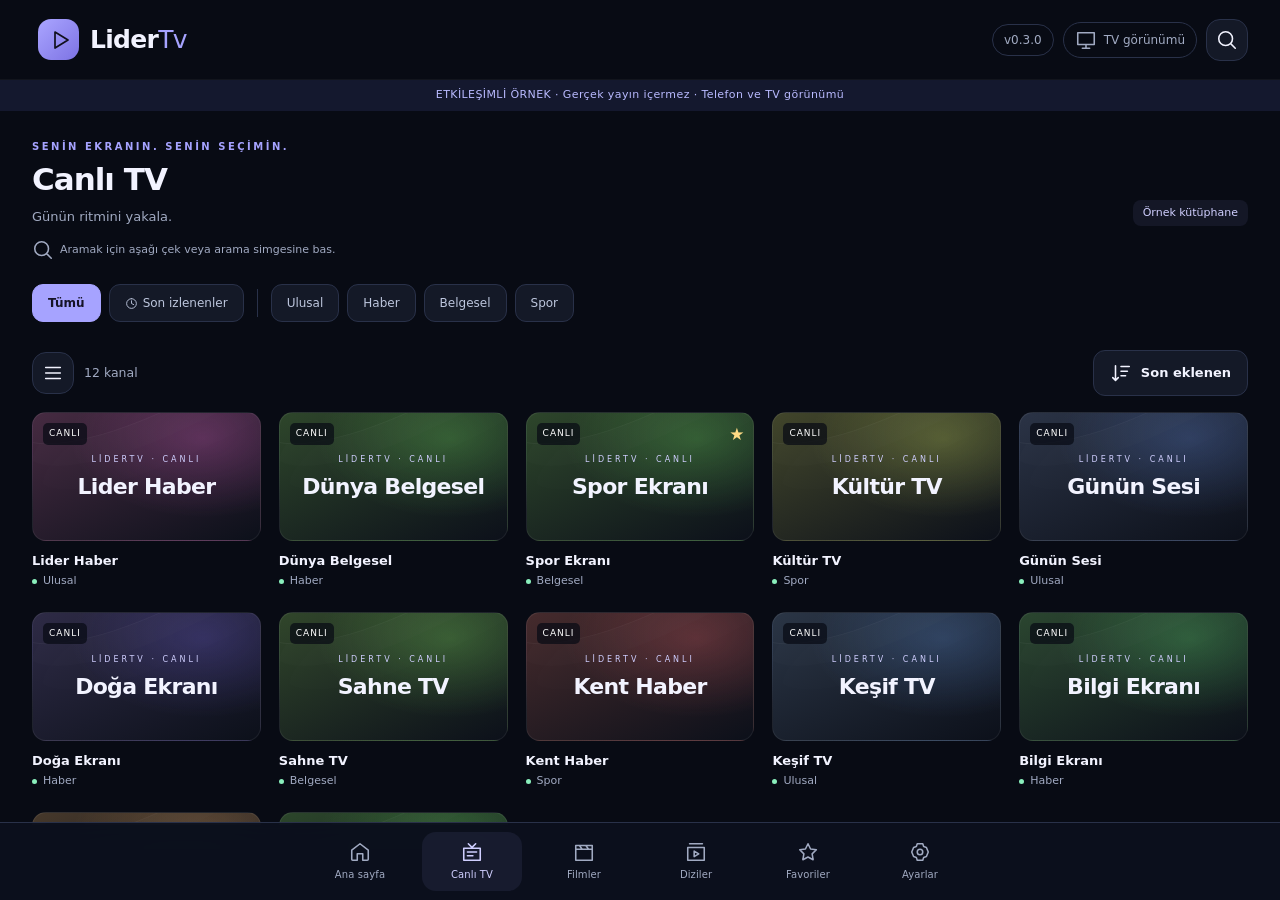
<file: app/src/main/assets/ui/index.html>
<!doctype html><html lang="tr"><head><meta charset="utf-8"><meta name="viewport" content="width=device-width,initial-scale=1,viewport-fit=cover"><meta http-equiv="Content-Security-Policy" content="default-src 'none'; script-src 'self' 'unsafe-inline'; style-src 'self' 'unsafe-inline'; img-src 'self' data: https: http:; connect-src 'none'; font-src 'self'; base-uri 'none'; form-action 'none'"><title>LiderTv 0.3.0</title><link rel="stylesheet" href="style.css"></head><body><div id="app"></div><div id="overlay"></div><div id="toast" role="status" aria-live="polite"></div><input id="fileInput" type="file" accept=".m3u,.m3u8,text/plain" hidden><script src="license.js"></script><script src="demo.js"></script><script src="app.js"></script></body></html>
</file>
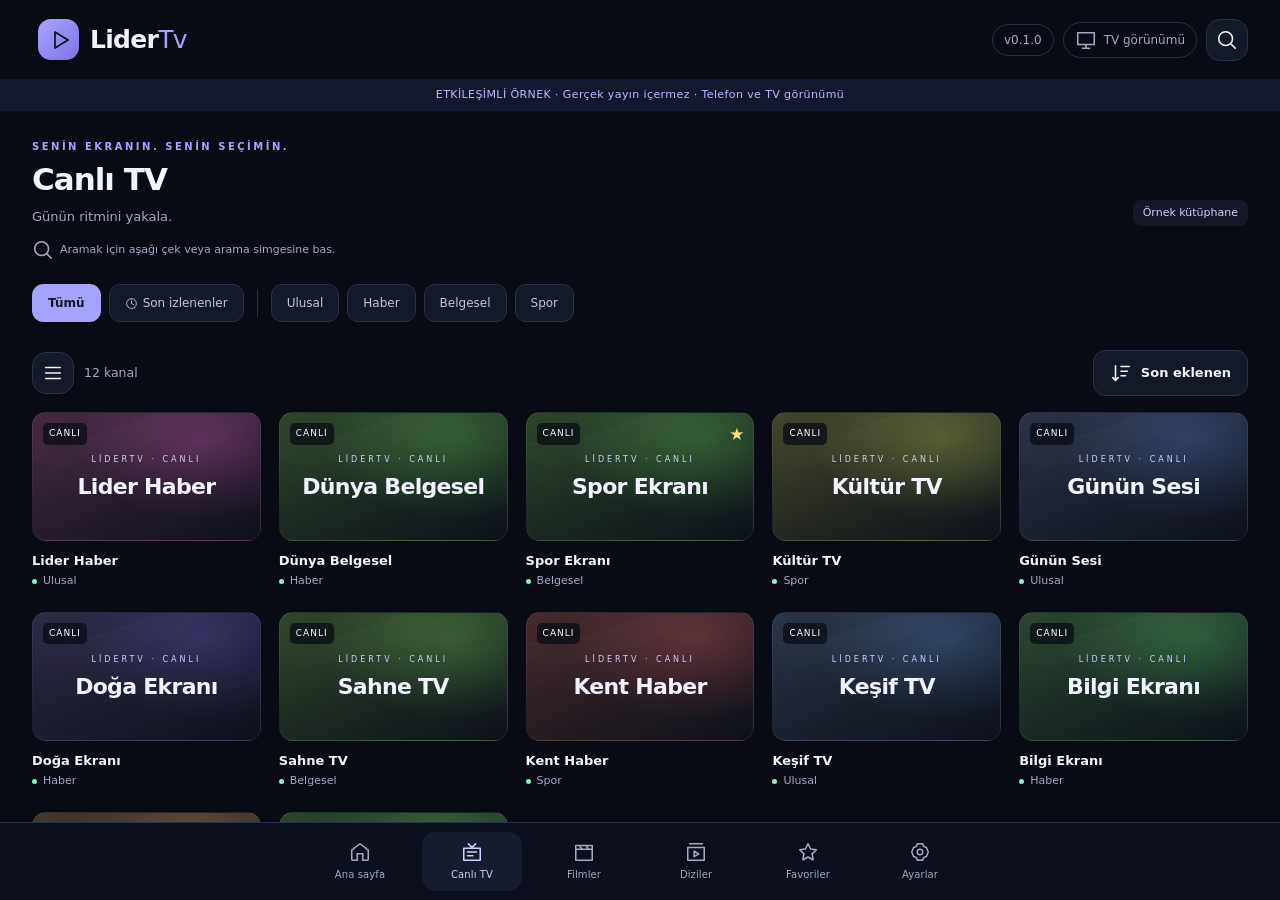
<file: docs/LiderTv_Onizleme.html>
<!doctype html><html lang="tr"><head><meta charset="utf-8"><meta name="viewport" content="width=device-width,initial-scale=1,viewport-fit=cover"><meta http-equiv="Content-Security-Policy" content="default-src 'none'; script-src 'self' 'unsafe-inline'; style-src 'self' 'unsafe-inline'; img-src 'self' data: https: http:; connect-src 'none'; font-src 'self'; base-uri 'none'; form-action 'none'"><title>LiderTv 0.1.0</title><style>:root{color-scheme:dark;--bg:#080b14;--surface:#141927;--surface2:#1b2133;--line:#293149;--text:#f2f3ff;--muted:#a1aac2;--accent:#a6a3ff;--accent2:#d0cfff;--navh:78px;--side:0px}*{box-sizing:border-box}body{margin:0;background:var(--bg);color:var(--text);font:15px/1.5 system-ui,-apple-system,BlinkMacSystemFont,'Segoe UI',sans-serif;overscroll-behavior:none}button,input{font:inherit}button{color:inherit;cursor:pointer;border:0;background:none}button:disabled{opacity:.45;cursor:default}button:focus-visible,input:focus-visible{outline:3px solid var(--accent2);outline-offset:3px}.focusable:focus{outline:3px solid var(--accent2);outline-offset:3px;z-index:2}button svg{pointer-events:none}svg{width:22px;height:22px;vertical-align:middle;flex:none}h1,h2,h3,p{margin:0}h1{font-size:31px;letter-spacing:-1px;line-height:1.2}h2{font-size:21px;letter-spacing:-.4px}small,.muted{color:var(--muted)}.header{height:80px;display:flex;align-items:center;justify-content:space-between;padding:0 32px 0 calc(var(--side) + 32px);border-bottom:1px solid #ffffff0a;background:var(--bg)}.brand{display:flex;align-items:center;gap:11px;font-size:25px;letter-spacing:-.7px;font-weight:750}.brandmark{display:grid;place-items:center;border-radius:13px;width:41px;height:41px;background:linear-gradient(135deg,#aaa5ff,#7d73e4);color:#11101d}.brandmark svg{width:24px;height:24px}.brand em{font-style:normal;color:var(--accent);font-weight:500}.header-actions{display:flex;gap:9px;align-items:center}.iconbtn{width:42px;height:42px;border:1px solid var(--line);border-radius:14px;background:var(--surface);display:inline-grid;place-items:center}.pill{padding:6px 11px;border:1px solid var(--line);border-radius:30px;color:var(--muted);font-size:12px}.mode-button{display:flex;align-items:center;gap:7px}.preview-note{background:#14182e;color:#b9baff;text-align:center;padding:7px 18px;font-size:11px;letter-spacing:.4px}.main{height:calc(100dvh - 108px - var(--navh));overflow:auto;padding:28px 32px 60px calc(var(--side) + 32px);scroll-behavior:smooth}.native .main{height:calc(100dvh - 80px - var(--navh))}.intro{display:flex;gap:18px;align-items:flex-end;justify-content:space-between;margin-bottom:23px}.eyebrow{font-size:10px;letter-spacing:2.5px;font-weight:700;color:var(--accent);text-transform:uppercase;margin-bottom:7px}.intro p{color:var(--muted);margin-top:9px;font-size:13px}.badge{font-size:11px;color:var(--accent2);padding:5px 10px;border-radius:8px;background:#a6a3ff14;white-space:nowrap}.searchbox{position:relative;display:flex;align-items:center;gap:10px;background:var(--surface);border:1px solid var(--line);border-radius:16px;margin:0 0 22px;padding:12px 15px}.searchbox input{width:100%;background:transparent;color:var(--text);border:0;outline:none}.searchbox svg{color:var(--muted)}.search-hint{font-size:11px;color:var(--muted);margin:-10px 0 16px;display:flex;align-items:center;gap:6px}.toolbar{display:flex;align-items:center;justify-content:space-between;gap:12px;margin:16px 0}.toolbar-right{display:flex;align-items:center;gap:9px}.secondary,.primary,.danger{display:inline-flex;align-items:center;justify-content:center;gap:9px;border:1px solid var(--line);border-radius:12px;padding:11px 16px;background:var(--surface);font-size:13px;font-weight:650}.primary{background:var(--accent);color:#141125;border-color:var(--accent)}.danger{color:#ffb8ba}.chips{display:flex;gap:8px;overflow-x:auto;scrollbar-width:none;padding:7px 4px 12px;margin:0 -4px;touch-action:pan-x}.chip{white-space:nowrap;border:1px solid var(--line);background:var(--surface);color:#bdc6dd;padding:9px 15px;border-radius:11px;font-size:12px;user-select:none;flex-shrink:0;touch-action:pan-x}.chip.active{background:var(--accent);color:#151327;border-color:var(--accent);font-weight:700}.chip svg{width:13px;height:13px;margin-right:5px}.chip.long{box-shadow:0 0 0 3px var(--accent);transform:translateY(-3px)}.chips .separator{border-left:1px solid var(--line);margin:5px}.grid{display:grid;grid-template-columns:repeat(auto-fill,minmax(168px,1fr));gap:22px 18px}.card{display:block;text-align:left;min-width:0;padding:0;position:relative;user-select:none;touch-action:pan-y;border-radius:14px}.poster{height:auto;aspect-ratio:2/3;border-radius:14px;overflow:hidden;position:relative;background:radial-gradient(ellipse at 75% 20%,hsla(var(--hue),70%,64%,.26),transparent 55%),linear-gradient(155deg,hsl(var(--hue),24%,22%),#0c101a);border:1px solid #ffffff12;transition:transform .15s}.card:hover .poster{transform:translateY(-3px)}.poster img{width:100%;height:100%;object-fit:cover;position:absolute;inset:0}.poster .art{position:absolute;inset:0;overflow:hidden;display:flex;flex-direction:column;justify-content:flex-end;padding:18px}.art:before{content:'';height:75%;width:140%;border:1px solid #ffffff22;border-radius:45%;transform:rotate(-25deg);position:absolute;left:-15%;top:-22%;box-shadow:0 24px 0 #ffffff05,0 50px 0 #ffffff04,0 75px 0 #ffffff03}.art-title{position:relative;font-size:24px;font-weight:800;letter-spacing:-.7px;line-height:1.15;text-transform:uppercase;white-space:normal;text-wrap:balance}.art-label{font-size:8px;letter-spacing:3px;color:#c6c8db;margin-bottom:8px}.tag{position:absolute;left:10px;top:10px;font-size:9px;letter-spacing:1px;padding:4px 6px;border-radius:5px;background:#080b14b8;color:#fff}.favmark{position:absolute;right:9px;top:9px;color:#ffda85;font-size:17px}.watchline{position:absolute;bottom:0;left:0;right:0;height:3px;background:#ffffff25}.watchline i{display:block;height:100%;background:var(--accent2)}.card-title{font-size:13px;font-weight:650;margin-top:10px;white-space:nowrap;overflow:hidden;text-overflow:ellipsis}.card-meta{font-size:11px;color:var(--muted);white-space:nowrap;overflow:hidden;text-overflow:ellipsis;margin-top:3px}.grid.live{grid-template-columns:repeat(auto-fill,minmax(210px,1fr))}.live .poster{aspect-ratio:16/9}.live .art-title{font-size:22px;text-transform:none}.live .art{justify-content:center;align-items:center}.live .art:before{top:-80%;opacity:.35}.live .art-label{color:var(--accent2)}.live .poster img{object-fit:contain;padding:28px;background:var(--surface)}.live-dot{display:inline-block;background:#8aefbc;border-radius:50%;height:5px;width:5px;vertical-align:middle;margin-right:6px}.pagination{display:flex;align-items:center;justify-content:center;gap:14px;margin:30px 0}.pagination span{font-size:12px;color:var(--muted)}.nav{position:fixed;bottom:0;left:0;right:0;height:var(--navh);display:flex;justify-content:center;gap:12px;z-index:20;background:#0d111eeb;border-top:1px solid var(--line);backdrop-filter:blur(20px);padding:9px 16px max(9px,env(safe-area-inset-bottom))}.navitem{display:flex;flex-direction:column;align-items:center;justify-content:center;gap:4px;border-radius:14px;width:100px;max-width:17%;font-size:10px;letter-spacing:.1px;color:var(--muted);user-select:none;touch-action:none}.navitem.active{background:#a6a3ff14;color:var(--accent2)}.navitem svg{width:22px;height:22px}.navitem.long{outline:2px dashed var(--accent)}.empty{padding:65px 20px;text-align:center;color:var(--muted);border:1px dashed var(--line);border-radius:16px}.empty h2{color:var(--text);margin:12px 0}.empty p{max-width:500px;margin:0 auto 22px}.hero{padding:34px;border-radius:22px;border:1px solid #a6a3ff30;background:radial-gradient(ellipse at right top,#443f6b77,transparent 65%),#141827;max-width:800px;margin:30px auto}.hero h1{margin-bottom:18px}.hero p{color:var(--muted);margin:14px 0 24px}.settings{max-width:740px;margin:0 auto}.settings-title{display:flex;align-items:center;gap:14px;margin-bottom:24px}.setting-card{background:var(--surface);border:1px solid #ffffff06;border-radius:15px;padding:18px;display:flex;align-items:center;gap:16px;text-align:left;width:100%;margin-bottom:11px}.setting-card>svg{color:var(--accent)}.setting-card>div{flex:1}.setting-card b{font-size:14px;font-weight:650}.setting-card small{display:block;margin-top:3px;font-size:12px}.arrow{color:var(--muted);font-size:22px}.section-label{font-size:12px;color:var(--accent);margin:25px 0 10px}.setting-box{background:var(--surface);border:1px solid var(--line);border-radius:16px;padding:19px;margin-bottom:16px}.setting-box h3{font-size:15px;margin-bottom:8px}.setting-box p{color:var(--muted);font-size:12px;line-height:1.65;margin-bottom:12px}.row{display:flex;align-items:center;gap:10px;flex-wrap:wrap}.stack{display:flex;flex-direction:column;gap:9px}.radio{display:flex;gap:12px;align-items:center;text-align:left;width:100%;padding:12px 5px;font-size:13px}.radio .circle{height:17px;width:17px;border:1.5px solid var(--muted);border-radius:50%;flex-shrink:0}.radio.selected .circle{border:5px solid var(--accent)}.toggle{display:flex;align-items:center;justify-content:space-between;gap:16px;width:100%;padding:13px 0;text-align:left}.switch{border-radius:20px;width:41px;height:23px;padding:3px;background:#3b4359;flex-shrink:0}.switch:after{content:'';width:17px;height:17px;border-radius:50%;background:#c5cadd;display:block;transition:transform .12s}.toggle.on .switch{background:var(--accent)}.toggle.on .switch:after{transform:translateX(18px);background:#17142a}.field{margin-bottom:14px}.field label{display:block;font-size:12px;color:var(--muted);margin-bottom:7px}.field input{width:100%;background:var(--bg);border:1px solid var(--line);border-radius:11px;color:var(--text);padding:12px}.metricrow{display:grid;grid-template-columns:repeat(3,1fr);gap:8px;margin:16px 0}.metric{border-radius:11px;background:var(--bg);padding:11px;text-align:center}.metric b{display:block;font-size:18px;color:var(--accent2)}.metric small{font-size:10px}.notice{font-size:12px;line-height:1.65;color:#c7c7e1;padding:13px 15px;border-left:3px solid var(--accent);background:#a6a3ff0a;margin:16px 0}.overlay-backdrop{position:fixed;inset:0;background:#02040bb8;z-index:30;display:grid;place-items:center;padding:20px;backdrop-filter:blur(7px)}.modal{background:var(--bg);border:1px solid var(--line);border-radius:23px;padding:25px;max-width:780px;width:100%;max-height:90dvh;overflow:auto;box-shadow:0 30px 130px #0009}.modal-header{display:flex;align-items:center;justify-content:space-between;gap:18px;margin-bottom:20px}.modal-header h2{font-size:20px}.modal-footer{display:flex;gap:12px;flex-wrap:wrap;margin-top:20px}.details{display:grid;grid-template-columns:210px 1fr;gap:26px}.details .poster{width:100%}.details h1{font-size:28px;line-height:1.22;margin:10px 0}.details .description{font-size:13px;color:#c1c8db;line-height:1.8;margin:18px 0}.details .cast{font-size:12px;color:var(--muted);line-height:1.7}.episode{display:flex;align-items:center;justify-content:space-between;gap:12px;width:100%;padding:14px;text-align:left;border:1px solid var(--line);border-radius:10px;margin-top:8px;background:var(--surface);font-size:12px}.episode small{white-space:nowrap}.drawer-wrap{position:fixed;inset:0;background:#0009;z-index:35}.drawer{height:100%;width:min(340px,90vw);background:var(--bg);border-right:1px solid var(--line);padding:24px 20px;overflow:auto;box-shadow:40px 0 100px #0006}.drawer .chip{width:100%;display:flex;align-items:center;gap:8px;text-align:left;white-space:normal;margin-bottom:8px}.drawer .chip .grow{flex:1}.drawer h2{margin:15px 0 20px}.drawer .chip.hidden{opacity:.5}.drawer small{font-size:11px;line-height:1.7;display:block;margin:12px 0}.loader{padding:60px;text-align:center;color:var(--muted)}.spinner{display:inline-block;width:24px;height:24px;border:2px solid var(--line);border-top-color:var(--accent);border-radius:50%;animation:spin .7s linear infinite;margin-bottom:10px}@keyframes spin{to{transform:rotate(360deg)}}#toast{position:fixed;bottom:calc(var(--navh) + 15px);left:50%;transform:translateX(-50%) translateY(20px);max-width:min(600px,90vw);padding:12px 18px;background:#343454;color:white;border:1px solid #8080ac66;border-radius:13px;z-index:99;opacity:0;pointer-events:none;transition:all .15s;font-size:13px}#toast.show{opacity:1;transform:translateX(-50%) translateY(0)}.demo-player{min-height:250px;background:radial-gradient(ellipse at 50% 35%,#2a244a,black 72%);border:1px solid var(--line);border-radius:16px;display:flex;flex-direction:column;align-items:center;justify-content:center;text-align:center;padding:35px}.demo-player svg{width:45px;height:45px;color:var(--accent)}.demo-player p{font-size:11px;color:var(--muted);margin-top:15px}.demo-player h2{margin-top:16px}.range{width:100%;accent-color:var(--accent);margin:20px 0}.tv{--side:134px;--navh:0px}.tv .nav{left:0;top:0;bottom:0;width:134px;height:100dvh;flex-direction:column;gap:12px;padding:95px 14px 24px;justify-content:flex-start;border-top:0;border-right:1px solid var(--line)}.tv .navitem{width:100%;max-width:100%;min-height:66px;font-size:12px}.tv .header{height:86px}.tv .main{height:calc(100dvh - 114px);padding-top:29px}.tv.native .main{height:calc(100dvh - 86px)}.tv .grid{grid-template-columns:repeat(auto-fill,minmax(155px,1fr))}.tv .grid.live{grid-template-columns:repeat(auto-fill,minmax(220px,1fr))}.tv .card-title{font-size:15px}.tv .card-meta{font-size:12px}.tv h1{font-size:35px}.tv .modal{max-width:900px}.tv .details{grid-template-columns:220px 1fr}.tv .focusable:focus{outline-width:4px}.light{--bg:#f1f2f8;--surface:#fff;--surface2:#e5e6f1;--line:#d3d6e5;--text:#161b2e;--muted:#616b86;--accent:#6259bb;--accent2:#544b9c;color-scheme:light}.light .nav{background:#f9f9feeb}.light .chip.active{color:#fff}.light .primary{color:#fff}.light .card .poster{color:#fff}.light .card-title{color:var(--text)}.light .notice{color:#555676}.light .overlay-backdrop{background:#30344a80}.light .details .description{color:#535c72}.light .preview-note{background:#e7e6f7;color:#514d83}
@media(max-width:650px){:root{--navh:77px}.header{height:65px;padding:0 17px}.brand{font-size:23px;gap:8px}.brandmark{width:34px;height:34px;border-radius:10px}.mode-button{font-size:10px;padding:7px}.mode-button svg{width:16px;height:16px}.pill.version{display:none}.header-actions{gap:7px}.iconbtn{width:36px;height:36px;border-radius:11px}.preview-note{font-size:9px;padding:6px 12px}.main{height:calc(100dvh - 91px - var(--navh));padding:24px 17px 35px}.native .main{height:calc(100dvh - 65px - var(--navh))}h1{font-size:28px}.intro{gap:10px;margin-bottom:17px}.intro p{font-size:11px;margin-top:7px}.eyebrow{font-size:8px;letter-spacing:2px}.badge{font-size:9px;padding:4px 8px}.searchbox{padding:10px 12px;margin-bottom:17px;border-radius:13px}.searchbox input{font-size:13px}.search-hint{font-size:10px;margin:-2px 0 9px}.toolbar{margin:10px 0 15px}.toolbar small{font-size:10px}.secondary,.primary,.danger{font-size:11px;padding:10px 13px;border-radius:10px}.secondary svg{width:16px;height:16px}.grid,.grid.live{grid-template-columns:repeat(2,minmax(0,1fr));gap:20px 13px}.poster{border-radius:12px}.art-title{font-size:22px}.poster .art{padding:14px}.live .art-title{font-size:18px}.live .poster img{padding:20px}.card-title{font-size:12px}.card-meta{font-size:10px}.nav{gap:3px;padding-left:8px;padding-right:8px}.navitem{font-size:9px;gap:5px;width:60px;max-width:none;flex:1}.navitem svg{height:20px;width:20px}.chip{font-size:11px;padding:8px 12px}.chips{gap:6px}.modal{padding:20px 17px;border-radius:21px;max-height:93dvh}.overlay-backdrop{padding:12px}.details{grid-template-columns:110px 1fr;gap:16px}.details h1{font-size:21px;letter-spacing:-.5px}.details .description{grid-column:1/-1;font-size:12px;line-height:1.7}.details .poster .art-title{font-size:16px}.details .cast{font-size:10px}.details .primary,.details .secondary{width:100%;margin-top:6px}.settings-title{gap:10px}.setting-card{padding:16px 14px;gap:13px}.setting-card b{font-size:13px}.setting-card small{font-size:11px}.setting-box{padding:15px}.hero{padding:24px}.metric b{font-size:16px}.metric small{font-size:9px}.modal-header h2{font-size:18px}.tv{--side:80px;--navh:0px}.tv .header{padding-left:92px}.tv .nav{width:80px;padding:85px 8px 15px}.tv .navitem{font-size:9px;flex:none;min-height:58px}.tv .main{padding-left:94px;height:calc(100dvh - 113px)}.tv .grid,.tv .grid.live{grid-template-columns:repeat(auto-fill,minmax(140px,1fr))}.tv .intro p{max-width:150px}.tv h1{font-size:25px}.tv .mode-button span{display:none}.tv .details{grid-template-columns:100px 1fr}}

.drawer,.drawer .chip{touch-action:pan-y}
.license-text{white-space:pre-wrap;font:12px/1.6 monospace;overflow-wrap:anywhere}
</style></head><body><div id="app"></div><div id="overlay"></div><div id="toast" role="status" aria-live="polite"></div><input id="fileInput" type="file" accept=".m3u,.m3u8,text/plain" hidden><script>window.LiderLicense="                    GNU GENERAL PUBLIC LICENSE\n                       Version 3, 29 June 2007\n\n Copyright (C) 2007 Free Software Foundation, Inc. <https://fsf.org/>\n Everyone is permitted to copy and distribute verbatim copies\n of this license document, but changing it is not allowed.\n\n                            Preamble\n\n  The GNU General Public License is a free, copyleft license for\nsoftware and other kinds of works.\n\n  The licenses for most software and other practical works are designed\nto take away your freedom to share and change the works.  By contrast,\nthe GNU General Public License is intended to guarantee your freedom to\nshare and change all versions of a program--to make sure it remains free\nsoftware for all its users.  We, the Free Software Foundation, use the\nGNU General Public License for most of our software; it applies also to\nany other work released this way by its authors.  You can apply it to\nyour programs, too.\n\n  When we speak of free software, we are referring to freedom, not\nprice.  Our General Public Licenses are designed to make sure that you\nhave the freedom to distribute copies of free software (and charge for\nthem if you wish), that you receive source code or can get it if you\nwant it, that you can change the software or use pieces of it in new\nfree programs, and that you know you can do these things.\n\n  To protect your rights, we need to prevent others from denying you\nthese rights or asking you to surrender the rights.  Therefore, you have\ncertain responsibilities if you distribute copies of the software, or if\nyou modify it: responsibilities to respect the freedom of others.\n\n  For example, if you distribute copies of such a program, whether\ngratis or for a fee, you must pass on to the recipients the same\nfreedoms that you received.  You must make sure that they, too, receive\nor can get the source code.  And you must show them these terms so they\nknow their rights.\n\n  Developers that use the GNU GPL protect your rights with two steps:\n(1) assert copyright on the software, and (2) offer you this License\ngiving you legal permission to copy, distribute and/or modify it.\n\n  For the developers' and authors' protection, the GPL clearly explains\nthat there is no warranty for this free software.  For both users' and\nauthors' sake, the GPL requires that modified versions be marked as\nchanged, so that their problems will not be attributed erroneously to\nauthors of previous versions.\n\n  Some devices are designed to deny users access to install or run\nmodified versions of the software inside them, although the manufacturer\ncan do so.  This is fundamentally incompatible with the aim of\nprotecting users' freedom to change the software.  The systematic\npattern of such abuse occurs in the area of products for individuals to\nuse, which is precisely where it is most unacceptable.  Therefore, we\nhave designed this version of the GPL to prohibit the practice for those\nproducts.  If such problems arise substantially in other domains, we\nstand ready to extend this provision to those domains in future versions\nof the GPL, as needed to protect the freedom of users.\n\n  Finally, every program is threatened constantly by software patents.\nStates should not allow patents to restrict development and use of\nsoftware on general-purpose computers, but in those that do, we wish to\navoid the special danger that patents applied to a free program could\nmake it effectively proprietary.  To prevent this, the GPL assures that\npatents cannot be used to render the program non-free.\n\n  The precise terms and conditions for copying, distribution and\nmodification follow.\n\n                       TERMS AND CONDITIONS\n\n  0. Definitions.\n\n  \"This License\" refers to version 3 of the GNU General Public License.\n\n  \"Copyright\" also means copyright-like laws that apply to other kinds of\nworks, such as semiconductor masks.\n\n  \"The Program\" refers to any copyrightable work licensed under this\nLicense.  Each licensee is addressed as \"you\".  \"Licensees\" and\n\"recipients\" may be individuals or organizations.\n\n  To \"modify\" a work means to copy from or adapt all or part of the work\nin a fashion requiring copyright permission, other than the making of an\nexact copy.  The resulting work is called a \"modified version\" of the\nearlier work or a work \"based on\" the earlier work.\n\n  A \"covered work\" means either the unmodified Program or a work based\non the Program.\n\n  To \"propagate\" a work means to do anything with it that, without\npermission, would make you directly or secondarily liable for\ninfringement under applicable copyright law, except executing it on a\ncomputer or modifying a private copy.  Propagation includes copying,\ndistribution (with or without modification), making available to the\npublic, and in some countries other activities as well.\n\n  To \"convey\" a work means any kind of propagation that enables other\nparties to make or receive copies.  Mere interaction with a user through\na computer network, with no transfer of a copy, is not conveying.\n\n  An interactive user interface displays \"Appropriate Legal Notices\"\nto the extent that it includes a convenient and prominently visible\nfeature that (1) displays an appropriate copyright notice, and (2)\ntells the user that there is no warranty for the work (except to the\nextent that warranties are provided), that licensees may convey the\nwork under this License, and how to view a copy of this License.  If\nthe interface presents a list of user commands or options, such as a\nmenu, a prominent item in the list meets this criterion.\n\n  1. Source Code.\n\n  The \"source code\" for a work means the preferred form of the work\nfor making modifications to it.  \"Object code\" means any non-source\nform of a work.\n\n  A \"Standard Interface\" means an interface that either is an official\nstandard defined by a recognized standards body, or, in the case of\ninterfaces specified for a particular programming language, one that\nis widely used among developers working in that language.\n\n  The \"System Libraries\" of an executable work include anything, other\nthan the work as a whole, that (a) is included in the normal form of\npackaging a Major Component, but which is not part of that Major\nComponent, and (b) serves only to enable use of the work with that\nMajor Component, or to implement a Standard Interface for which an\nimplementation is available to the public in source code form.  A\n\"Major Component\", in this context, means a major essential component\n(kernel, window system, and so on) of the specific operating system\n(if any) on which the executable work runs, or a compiler used to\nproduce the work, or an object code interpreter used to run it.\n\n  The \"Corresponding Source\" for a work in object code form means all\nthe source code needed to generate, install, and (for an executable\nwork) run the object code and to modify the work, including scripts to\ncontrol those activities.  However, it does not include the work's\nSystem Libraries, or general-purpose tools or generally available free\nprograms which are used unmodified in performing those activities but\nwhich are not part of the work.  For example, Corresponding Source\nincludes interface definition files associated with source files for\nthe work, and the source code for shared libraries and dynamically\nlinked subprograms that the work is specifically designed to require,\nsuch as by intimate data communication or control flow between those\nsubprograms and other parts of the work.\n\n  The Corresponding Source need not include anything that users\ncan regenerate automatically from other parts of the Corresponding\nSource.\n\n  The Corresponding Source for a work in source code form is that\nsame work.\n\n  2. Basic Permissions.\n\n  All rights granted under this License are granted for the term of\ncopyright on the Program, and are irrevocable provided the stated\nconditions are met.  This License explicitly affirms your unlimited\npermission to run the unmodified Program.  The output from running a\ncovered work is covered by this License only if the output, given its\ncontent, constitutes a covered work.  This License acknowledges your\nrights of fair use or other equivalent, as provided by copyright law.\n\n  You may make, run and propagate covered works that you do not\nconvey, without conditions so long as your license otherwise remains\nin force.  You may convey covered works to others for the sole purpose\nof having them make modifications exclusively for you, or provide you\nwith facilities for running those works, provided that you comply with\nthe terms of this License in conveying all material for which you do\nnot control copyright.  Those thus making or running the covered works\nfor you must do so exclusively on your behalf, under your direction\nand control, on terms that prohibit them from making any copies of\nyour copyrighted material outside their relationship with you.\n\n  Conveying under any other circumstances is permitted solely under\nthe conditions stated below.  Sublicensing is not allowed; section 10\nmakes it unnecessary.\n\n  3. Protecting Users' Legal Rights From Anti-Circumvention Law.\n\n  No covered work shall be deemed part of an effective technological\nmeasure under any applicable law fulfilling obligations under article\n11 of the WIPO copyright treaty adopted on 20 December 1996, or\nsimilar laws prohibiting or restricting circumvention of such\nmeasures.\n\n  When you convey a covered work, you waive any legal power to forbid\ncircumvention of technological measures to the extent such circumvention\nis effected by exercising rights under this License with respect to\nthe covered work, and you disclaim any intention to limit operation or\nmodification of the work as a means of enforcing, against the work's\nusers, your or third parties' legal rights to forbid circumvention of\ntechnological measures.\n\n  4. Conveying Verbatim Copies.\n\n  You may convey verbatim copies of the Program's source code as you\nreceive it, in any medium, provided that you conspicuously and\nappropriately publish on each copy an appropriate copyright notice;\nkeep intact all notices stating that this License and any\nnon-permissive terms added in accord with section 7 apply to the code;\nkeep intact all notices of the absence of any warranty; and give all\nrecipients a copy of this License along with the Program.\n\n  You may charge any price or no price for each copy that you convey,\nand you may offer support or warranty protection for a fee.\n\n  5. Conveying Modified Source Versions.\n\n  You may convey a work based on the Program, or the modifications to\nproduce it from the Program, in the form of source code under the\nterms of section 4, provided that you also meet all of these conditions:\n\n    a) The work must carry prominent notices stating that you modified\n    it, and giving a relevant date.\n\n    b) The work must carry prominent notices stating that it is\n    released under this License and any conditions added under section\n    7.  This requirement modifies the requirement in section 4 to\n    \"keep intact all notices\".\n\n    c) You must license the entire work, as a whole, under this\n    License to anyone who comes into possession of a copy.  This\n    License will therefore apply, along with any applicable section 7\n    additional terms, to the whole of the work, and all its parts,\n    regardless of how they are packaged.  This License gives no\n    permission to license the work in any other way, but it does not\n    invalidate such permission if you have separately received it.\n\n    d) If the work has interactive user interfaces, each must display\n    Appropriate Legal Notices; however, if the Program has interactive\n    interfaces that do not display Appropriate Legal Notices, your\n    work need not make them do so.\n\n  A compilation of a covered work with other separate and independent\nworks, which are not by their nature extensions of the covered work,\nand which are not combined with it such as to form a larger program,\nin or on a volume of a storage or distribution medium, is called an\n\"aggregate\" if the compilation and its resulting copyright are not\nused to limit the access or legal rights of the compilation's users\nbeyond what the individual works permit.  Inclusion of a covered work\nin an aggregate does not cause this License to apply to the other\nparts of the aggregate.\n\n  6. Conveying Non-Source Forms.\n\n  You may convey a covered work in object code form under the terms\nof sections 4 and 5, provided that you also convey the\nmachine-readable Corresponding Source under the terms of this License,\nin one of these ways:\n\n    a) Convey the object code in, or embodied in, a physical product\n    (including a physical distribution medium), accompanied by the\n    Corresponding Source fixed on a durable physical medium\n    customarily used for software interchange.\n\n    b) Convey the object code in, or embodied in, a physical product\n    (including a physical distribution medium), accompanied by a\n    written offer, valid for at least three years and valid for as\n    long as you offer spare parts or customer support for that product\n    model, to give anyone who possesses the object code either (1) a\n    copy of the Corresponding Source for all the software in the\n    product that is covered by this License, on a durable physical\n    medium customarily used for software interchange, for a price no\n    more than your reasonable cost of physically performing this\n    conveying of source, or (2) access to copy the\n    Corresponding Source from a network server at no charge.\n\n    c) Convey individual copies of the object code with a copy of the\n    written offer to provide the Corresponding Source.  This\n    alternative is allowed only occasionally and noncommercially, and\n    only if you received the object code with such an offer, in accord\n    with subsection 6b.\n\n    d) Convey the object code by offering access from a designated\n    place (gratis or for a charge), and offer equivalent access to the\n    Corresponding Source in the same way through the same place at no\n    further charge.  You need not require recipients to copy the\n    Corresponding Source along with the object code.  If the place to\n    copy the object code is a network server, the Corresponding Source\n    may be on a different server (operated by you or a third party)\n    that supports equivalent copying facilities, provided you maintain\n    clear directions next to the object code saying where to find the\n    Corresponding Source.  Regardless of what server hosts the\n    Corresponding Source, you remain obligated to ensure that it is\n    available for as long as needed to satisfy these requirements.\n\n    e) Convey the object code using peer-to-peer transmission, provided\n    you inform other peers where the object code and Corresponding\n    Source of the work are being offered to the general public at no\n    charge under subsection 6d.\n\n  A separable portion of the object code, whose source code is excluded\nfrom the Corresponding Source as a System Library, need not be\nincluded in conveying the object code work.\n\n  A \"User Product\" is either (1) a \"consumer product\", which means any\ntangible personal property which is normally used for personal, family,\nor household purposes, or (2) anything designed or sold for incorporation\ninto a dwelling.  In determining whether a product is a consumer product,\ndoubtful cases shall be resolved in favor of coverage.  For a particular\nproduct received by a particular user, \"normally used\" refers to a\ntypical or common use of that class of product, regardless of the status\nof the particular user or of the way in which the particular user\nactually uses, or expects or is expected to use, the product.  A product\nis a consumer product regardless of whether the product has substantial\ncommercial, industrial or non-consumer uses, unless such uses represent\nthe only significant mode of use of the product.\n\n  \"Installation Information\" for a User Product means any methods,\nprocedures, authorization keys, or other information required to install\nand execute modified versions of a covered work in that User Product from\na modified version of its Corresponding Source.  The information must\nsuffice to ensure that the continued functioning of the modified object\ncode is in no case prevented or interfered with solely because\nmodification has been made.\n\n  If you convey an object code work under this section in, or with, or\nspecifically for use in, a User Product, and the conveying occurs as\npart of a transaction in which the right of possession and use of the\nUser Product is transferred to the recipient in perpetuity or for a\nfixed term (regardless of how the transaction is characterized), the\nCorresponding Source conveyed under this section must be accompanied\nby the Installation Information.  But this requirement does not apply\nif neither you nor any third party retains the ability to install\nmodified object code on the User Product (for example, the work has\nbeen installed in ROM).\n\n  The requirement to provide Installation Information does not include a\nrequirement to continue to provide support service, warranty, or updates\nfor a work that has been modified or installed by the recipient, or for\nthe User Product in which it has been modified or installed.  Access to a\nnetwork may be denied when the modification itself materially and\nadversely affects the operation of the network or violates the rules and\nprotocols for communication across the network.\n\n  Corresponding Source conveyed, and Installation Information provided,\nin accord with this section must be in a format that is publicly\ndocumented (and with an implementation available to the public in\nsource code form), and must require no special password or key for\nunpacking, reading or copying.\n\n  7. Additional Terms.\n\n  \"Additional permissions\" are terms that supplement the terms of this\nLicense by making exceptions from one or more of its conditions.\nAdditional permissions that are applicable to the entire Program shall\nbe treated as though they were included in this License, to the extent\nthat they are valid under applicable law.  If additional permissions\napply only to part of the Program, that part may be used separately\nunder those permissions, but the entire Program remains governed by\nthis License without regard to the additional permissions.\n\n  When you convey a copy of a covered work, you may at your option\nremove any additional permissions from that copy, or from any part of\nit.  (Additional permissions may be written to require their own\nremoval in certain cases when you modify the work.)  You may place\nadditional permissions on material, added by you to a covered work,\nfor which you have or can give appropriate copyright permission.\n\n  Notwithstanding any other provision of this License, for material you\nadd to a covered work, you may (if authorized by the copyright holders of\nthat material) supplement the terms of this License with terms:\n\n    a) Disclaiming warranty or limiting liability differently from the\n    terms of sections 15 and 16 of this License; or\n\n    b) Requiring preservation of specified reasonable legal notices or\n    author attributions in that material or in the Appropriate Legal\n    Notices displayed by works containing it; or\n\n    c) Prohibiting misrepresentation of the origin of that material, or\n    requiring that modified versions of such material be marked in\n    reasonable ways as different from the original version; or\n\n    d) Limiting the use for publicity purposes of names of licensors or\n    authors of the material; or\n\n    e) Declining to grant rights under trademark law for use of some\n    trade names, trademarks, or service marks; or\n\n    f) Requiring indemnification of licensors and authors of that\n    material by anyone who conveys the material (or modified versions of\n    it) with contractual assumptions of liability to the recipient, for\n    any liability that these contractual assumptions directly impose on\n    those licensors and authors.\n\n  All other non-permissive additional terms are considered \"further\nrestrictions\" within the meaning of section 10.  If the Program as you\nreceived it, or any part of it, contains a notice stating that it is\ngoverned by this License along with a term that is a further\nrestriction, you may remove that term.  If a license document contains\na further restriction but permits relicensing or conveying under this\nLicense, you may add to a covered work material governed by the terms\nof that license document, provided that the further restriction does\nnot survive such relicensing or conveying.\n\n  If you add terms to a covered work in accord with this section, you\nmust place, in the relevant source files, a statement of the\nadditional terms that apply to those files, or a notice indicating\nwhere to find the applicable terms.\n\n  Additional terms, permissive or non-permissive, may be stated in the\nform of a separately written license, or stated as exceptions;\nthe above requirements apply either way.\n\n  8. Termination.\n\n  You may not propagate or modify a covered work except as expressly\nprovided under this License.  Any attempt otherwise to propagate or\nmodify it is void, and will automatically terminate your rights under\nthis License (including any patent licenses granted under the third\nparagraph of section 11).\n\n  However, if you cease all violation of this License, then your\nlicense from a particular copyright holder is reinstated (a)\nprovisionally, unless and until the copyright holder explicitly and\nfinally terminates your license, and (b) permanently, if the copyright\nholder fails to notify you of the violation by some reasonable means\nprior to 60 days after the cessation.\n\n  Moreover, your license from a particular copyright holder is\nreinstated permanently if the copyright holder notifies you of the\nviolation by some reasonable means, this is the first time you have\nreceived notice of violation of this License (for any work) from that\ncopyright holder, and you cure the violation prior to 30 days after\nyour receipt of the notice.\n\n  Termination of your rights under this section does not terminate the\nlicenses of parties who have received copies or rights from you under\nthis License.  If your rights have been terminated and not permanently\nreinstated, you do not qualify to receive new licenses for the same\nmaterial under section 10.\n\n  9. Acceptance Not Required for Having Copies.\n\n  You are not required to accept this License in order to receive or\nrun a copy of the Program.  Ancillary propagation of a covered work\noccurring solely as a consequence of using peer-to-peer transmission\nto receive a copy likewise does not require acceptance.  However,\nnothing other than this License grants you permission to propagate or\nmodify any covered work.  These actions infringe copyright if you do\nnot accept this License.  Therefore, by modifying or propagating a\ncovered work, you indicate your acceptance of this License to do so.\n\n  10. Automatic Licensing of Downstream Recipients.\n\n  Each time you convey a covered work, the recipient automatically\nreceives a license from the original licensors, to run, modify and\npropagate that work, subject to this License.  You are not responsible\nfor enforcing compliance by third parties with this License.\n\n  An \"entity transaction\" is a transaction transferring control of an\norganization, or substantially all assets of one, or subdividing an\norganization, or merging organizations.  If propagation of a covered\nwork results from an entity transaction, each party to that\ntransaction who receives a copy of the work also receives whatever\nlicenses to the work the party's predecessor in interest had or could\ngive under the previous paragraph, plus a right to possession of the\nCorresponding Source of the work from the predecessor in interest, if\nthe predecessor has it or can get it with reasonable efforts.\n\n  You may not impose any further restrictions on the exercise of the\nrights granted or affirmed under this License.  For example, you may\nnot impose a license fee, royalty, or other charge for exercise of\nrights granted under this License, and you may not initiate litigation\n(including a cross-claim or counterclaim in a lawsuit) alleging that\nany patent claim is infringed by making, using, selling, offering for\nsale, or importing the Program or any portion of it.\n\n  11. Patents.\n\n  A \"contributor\" is a copyright holder who authorizes use under this\nLicense of the Program or a work on which the Program is based.  The\nwork thus licensed is called the contributor's \"contributor version\".\n\n  A contributor's \"essential patent claims\" are all patent claims\nowned or controlled by the contributor, whether already acquired or\nhereafter acquired, that would be infringed by some manner, permitted\nby this License, of making, using, or selling its contributor version,\nbut do not include claims that would be infringed only as a\nconsequence of further modification of the contributor version.  For\npurposes of this definition, \"control\" includes the right to grant\npatent sublicenses in a manner consistent with the requirements of\nthis License.\n\n  Each contributor grants you a non-exclusive, worldwide, royalty-free\npatent license under the contributor's essential patent claims, to\nmake, use, sell, offer for sale, import and otherwise run, modify and\npropagate the contents of its contributor version.\n\n  In the following three paragraphs, a \"patent license\" is any express\nagreement or commitment, however denominated, not to enforce a patent\n(such as an express permission to practice a patent or covenant not to\nsue for patent infringement).  To \"grant\" such a patent license to a\nparty means to make such an agreement or commitment not to enforce a\npatent against the party.\n\n  If you convey a covered work, knowingly relying on a patent license,\nand the Corresponding Source of the work is not available for anyone\nto copy, free of charge and under the terms of this License, through a\npublicly available network server or other readily accessible means,\nthen you must either (1) cause the Corresponding Source to be so\navailable, or (2) arrange to deprive yourself of the benefit of the\npatent license for this particular work, or (3) arrange, in a manner\nconsistent with the requirements of this License, to extend the patent\nlicense to downstream recipients.  \"Knowingly relying\" means you have\nactual knowledge that, but for the patent license, your conveying the\ncovered work in a country, or your recipient's use of the covered work\nin a country, would infringe one or more identifiable patents in that\ncountry that you have reason to believe are valid.\n\n  If, pursuant to or in connection with a single transaction or\narrangement, you convey, or propagate by procuring conveyance of, a\ncovered work, and grant a patent license to some of the parties\nreceiving the covered work authorizing them to use, propagate, modify\nor convey a specific copy of the covered work, then the patent license\nyou grant is automatically extended to all recipients of the covered\nwork and works based on it.\n\n  A patent license is \"discriminatory\" if it does not include within\nthe scope of its coverage, prohibits the exercise of, or is\nconditioned on the non-exercise of one or more of the rights that are\nspecifically granted under this License.  You may not convey a covered\nwork if you are a party to an arrangement with a third party that is\nin the business of distributing software, under which you make payment\nto the third party based on the extent of your activity of conveying\nthe work, and under which the third party grants, to any of the\nparties who would receive the covered work from you, a discriminatory\npatent license (a) in connection with copies of the covered work\nconveyed by you (or copies made from those copies), or (b) primarily\nfor and in connection with specific products or compilations that\ncontain the covered work, unless you entered into that arrangement,\nor that patent license was granted, prior to 28 March 2007.\n\n  Nothing in this License shall be construed as excluding or limiting\nany implied license or other defenses to infringement that may\notherwise be available to you under applicable patent law.\n\n  12. No Surrender of Others' Freedom.\n\n  If conditions are imposed on you (whether by court order, agreement or\notherwise) that contradict the conditions of this License, they do not\nexcuse you from the conditions of this License.  If you cannot convey a\ncovered work so as to satisfy simultaneously your obligations under this\nLicense and any other pertinent obligations, then as a consequence you may\nnot convey it at all.  For example, if you agree to terms that obligate you\nto collect a royalty for further conveying from those to whom you convey\nthe Program, the only way you could satisfy both those terms and this\nLicense would be to refrain entirely from conveying the Program.\n\n  13. Use with the GNU Affero General Public License.\n\n  Notwithstanding any other provision of this License, you have\npermission to link or combine any covered work with a work licensed\nunder version 3 of the GNU Affero General Public License into a single\ncombined work, and to convey the resulting work.  The terms of this\nLicense will continue to apply to the part which is the covered work,\nbut the special requirements of the GNU Affero General Public License,\nsection 13, concerning interaction through a network will apply to the\ncombination as such.\n\n  14. Revised Versions of this License.\n\n  The Free Software Foundation may publish revised and/or new versions of\nthe GNU General Public License from time to time.  Such new versions will\nbe similar in spirit to the present version, but may differ in detail to\naddress new problems or concerns.\n\n  Each version is given a distinguishing version number.  If the\nProgram specifies that a certain numbered version of the GNU General\nPublic License \"or any later version\" applies to it, you have the\noption of following the terms and conditions either of that numbered\nversion or of any later version published by the Free Software\nFoundation.  If the Program does not specify a version number of the\nGNU General Public License, you may choose any version ever published\nby the Free Software Foundation.\n\n  If the Program specifies that a proxy can decide which future\nversions of the GNU General Public License can be used, that proxy's\npublic statement of acceptance of a version permanently authorizes you\nto choose that version for the Program.\n\n  Later license versions may give you additional or different\npermissions.  However, no additional obligations are imposed on any\nauthor or copyright holder as a result of your choosing to follow a\nlater version.\n\n  15. Disclaimer of Warranty.\n\n  THERE IS NO WARRANTY FOR THE PROGRAM, TO THE EXTENT PERMITTED BY\nAPPLICABLE LAW.  EXCEPT WHEN OTHERWISE STATED IN WRITING THE COPYRIGHT\nHOLDERS AND/OR OTHER PARTIES PROVIDE THE PROGRAM \"AS IS\" WITHOUT WARRANTY\nOF ANY KIND, EITHER EXPRESSED OR IMPLIED, INCLUDING, BUT NOT LIMITED TO,\nTHE IMPLIED WARRANTIES OF MERCHANTABILITY AND FITNESS FOR A PARTICULAR\nPURPOSE.  THE ENTIRE RISK AS TO THE QUALITY AND PERFORMANCE OF THE PROGRAM\nIS WITH YOU.  SHOULD THE PROGRAM PROVE DEFECTIVE, YOU ASSUME THE COST OF\nALL NECESSARY SERVICING, REPAIR OR CORRECTION.\n\n  16. Limitation of Liability.\n\n  IN NO EVENT UNLESS REQUIRED BY APPLICABLE LAW OR AGREED TO IN WRITING\nWILL ANY COPYRIGHT HOLDER, OR ANY OTHER PARTY WHO MODIFIES AND/OR CONVEYS\nTHE PROGRAM AS PERMITTED ABOVE, BE LIABLE TO YOU FOR DAMAGES, INCLUDING ANY\nGENERAL, SPECIAL, INCIDENTAL OR CONSEQUENTIAL DAMAGES ARISING OUT OF THE\nUSE OR INABILITY TO USE THE PROGRAM (INCLUDING BUT NOT LIMITED TO LOSS OF\nDATA OR DATA BEING RENDERED INACCURATE OR LOSSES SUSTAINED BY YOU OR THIRD\nPARTIES OR A FAILURE OF THE PROGRAM TO OPERATE WITH ANY OTHER PROGRAMS),\nEVEN IF SUCH HOLDER OR OTHER PARTY HAS BEEN ADVISED OF THE POSSIBILITY OF\nSUCH DAMAGES.\n\n  17. Interpretation of Sections 15 and 16.\n\n  If the disclaimer of warranty and limitation of liability provided\nabove cannot be given local legal effect according to their terms,\nreviewing courts shall apply local law that most closely approximates\nan absolute waiver of all civil liability in connection with the\nProgram, unless a warranty or assumption of liability accompanies a\ncopy of the Program in return for a fee.\n\n                     END OF TERMS AND CONDITIONS\n\n            How to Apply These Terms to Your New Programs\n\n  If you develop a new program, and you want it to be of the greatest\npossible use to the public, the best way to achieve this is to make it\nfree software which everyone can redistribute and change under these terms.\n\n  To do so, attach the following notices to the program.  It is safest\nto attach them to the start of each source file to most effectively\nstate the exclusion of warranty; and each file should have at least\nthe \"copyright\" line and a pointer to where the full notice is found.\n\n    <one line to give the program's name and a brief idea of what it does.>\n    Copyright (C) <year>  <name of author>\n\n    This program is free software: you can redistribute it and/or modify\n    it under the terms of the GNU General Public License as published by\n    the Free Software Foundation, either version 3 of the License, or\n    (at your option) any later version.\n\n    This program is distributed in the hope that it will be useful,\n    but WITHOUT ANY WARRANTY; without even the implied warranty of\n    MERCHANTABILITY or FITNESS FOR A PARTICULAR PURPOSE.  See the\n    GNU General Public License for more details.\n\n    You should have received a copy of the GNU General Public License\n    along with this program.  If not, see <https://www.gnu.org/licenses/>.\n\nAlso add information on how to contact you by electronic and paper mail.\n\n  If the program does terminal interaction, make it output a short\nnotice like this when it starts in an interactive mode:\n\n    <program>  Copyright (C) <year>  <name of author>\n    This program comes with ABSOLUTELY NO WARRANTY; for details type `show w'.\n    This is free software, and you are welcome to redistribute it\n    under certain conditions; type `show c' for details.\n\nThe hypothetical commands `show w' and `show c' should show the appropriate\nparts of the General Public License.  Of course, your program's commands\nmight be different; for a GUI interface, you would use an \"about box\".\n\n  You should also get your employer (if you work as a programmer) or school,\nif any, to sign a \"copyright disclaimer\" for the program, if necessary.\nFor more information on this, and how to apply and follow the GNU GPL, see\n<https://www.gnu.org/licenses/>.\n\n  The GNU General Public License does not permit incorporating your program\ninto proprietary programs.  If your program is a subroutine library, you\nmay consider it more useful to permit linking proprietary applications with\nthe library.  If this is what you want to do, use the GNU Lesser General\nPublic License instead of this License.  But first, please read\n<https://www.gnu.org/licenses/why-not-lgpl.html>.\n";
</script><script>/* Browser-only sample backend. Android uses native SQLite and native players instead. */
'use strict';
window.Demo = (() => {
  if(window.LiderNative)return {};
  const KEY='LiderTv.preview.v1', fold=s=>String(s||'').toLocaleLowerCase('tr').normalize('NFD').replace(/[\u0300-\u036f]/g,'').replace(/\u0131/g,'i');
  let unlocked=false,db;
  const save=()=>{try{localStorage.setItem(KEY,JSON.stringify(db));}catch(e){}};
  function seed(){
    const groups=[],items=[],now=Date.now();
    const names={live:['Ulusal','Haber','Belgesel','Spor'],movies:['Sinema','Macera','Dram','Bilim kurgu'],series:['Yerli diziler','D\u00fcnyadan diziler','Mini diziler']};
    for(const kind of Object.keys(names))names[kind].forEach((name,i)=>groups.push({id:kind+'_'+i,sid:'demo',kind,name,hidden:false,locked:false,pinned:false,position:i}));
    const films=['Geceye Yolculuk','K\u0131y\u0131daki Ev','Kay\u0131p Rota','G\u00f6ky\u00fcz\u00fc Defteri','Sessiz \u015eehir','Yar\u0131na Bir Mektup','Ufkun \u00d6tesi','Son Vapur','Kuzey I\u015f\u0131klar\u0131','Zaman\u0131n \u0130zinde','Bir Yaz Masal\u0131','Uzak \u0130stasyon'];
    for(const kind of ['live','movies','series'])for(let i=0;i<(kind==='movies'?68:kind==='series'?9:12);i++){
      const g=groups.filter(g=>g.kind===kind)[i%names[kind].length];
      const title=kind==='live'?['Lider Haber','D\u00fcnya Belgesel','Spor Ekran\u0131','K\u00fclt\u00fcr TV','G\u00fcn\u00fcn Sesi','Do\u011fa Ekran\u0131','Sahne TV','Kent Haber','Ke\u015fif TV','Bilgi Ekran\u0131','M\u00fczik Sahnesi','Yolculuk TV'][i]:kind==='movies'?films[i%films.length]+(i>=films.length?' '+(Math.floor(i/films.length)+1):''):['K\u0131y\u0131 Hik\u00e2yeleri','Son Sokak','G\u00f6ky\u00fcz\u00fc Atlas\u0131','Birlikte','Yar\u0131n Sabah','Kuzey Yolu','Yol Arkada\u015flar\u0131','Yeni Bir Hayat','G\u00f6lge Oyunu'][i];
      items.push({id:kind+'_'+i,sid:'demo',kind,gid:g.id,group:g.name,title,poster:'',cast:i%2?'Ece \u00d6rnek, Deniz \u00d6rnek':'Deniz \u00d6rnek, Can \u00d6rnek',plot:'Bu, LiderTv aray\u00fcz\u00fcn\u00fc denemek i\u00e7in haz\u0131rlanm\u0131\u015f temsili bir i\u00e7eriktir. Afi\u015f, a\u00e7\u0131klama ve oyuncu adlar\u0131 \u00f6rnek veridir; ger\u00e7ek bir yay\u0131n eklenmemi\u015ftir.',added:now-(i*86400000),seen:now,seq:i,pos:i===1&&kind!=='live'?1140000:0,duration:kind==='live'?0:5400000,lastplayed:i<3?now-(i*3600000):0,favorite:i===2,parent:'',url:''});
    }
    return {sources:[{id:'demo',name:'\u00d6rnek k\u00fct\u00fcphane',type:'demo',raw:89,unique:89,duplicates:0,inferred:0,skipped:0,updated:now}],groups,items,settings:{mode:'auto',theme:'dark',engine:'auto',fallback:true,nav:['home','live','movies','series','favorites','settings'],sleep:0},pin:null,failures:0,until:0};
  }
  try{db=JSON.parse(localStorage.getItem(KEY)||'null')||seed();}catch(e){db=seed();}save();
  const group=id=>db.groups.find(g=>g.id===id), access=i=>{const g=group(i.gid);return g&&!g.hidden&&(!g.locked||unlocked);};
  function item(id){const i=db.items.find(i=>i.id===id);if(!i||!access(i))throw Error('\u0130\u00e7erik yok, gizli veya ebeveyn kilidi etkin.');return i;}
  function admin(){if(db.pin&&!unlocked)throw Error('Bu i\u015flem i\u00e7in Ebeveyn denetimi b\u00f6l\u00fcm\u00fcnden PIN ile oturumu a\u00e7\u0131n.');}
  function boot(){return {settings:db.settings,sources:db.sources,stats:Object.fromEntries(['live','movies','series'].map(k=>[k,db.items.filter(i=>i.kind===k&&!i.parent&&access(i)).length])),hasPin:!!db.pin,unlocked,tv:false,version:'0.1.0',native:false};}
  async function hash(pin,salt){if(!crypto.subtle)throw Error('Bu taray\u0131c\u0131da g\u00fcvenli PIN denemesi kullan\u0131lam\u0131yor. Chrome veya Edge ile a\u00e7\u0131n.');const key=await crypto.subtle.importKey('raw',new TextEncoder().encode(pin),'PBKDF2',false,['deriveBits']);const bits=await crypto.subtle.deriveBits({name:'PBKDF2',salt:new Uint8Array(salt),iterations:120000,hash:'SHA-256'},key,256);return Array.from(new Uint8Array(bits)).map(x=>x.toString(16).padStart(2,'0')).join('');}
  async function request(method,q={}){
    switch(method){
      case 'boot':return boot();
      case 'browse':{
        if(q.shelf==='new')q={...q,sort:'new'}; let a=db.items.filter(i=>!i.parent&&access(i));if(q.kind&&!['all','favorites'].includes(q.kind))a=a.filter(i=>i.kind===q.kind);if(q.sid)a=a.filter(i=>i.sid===q.sid);if(q.group&&q.group!=='all')a=a.filter(i=>i.gid===q.group);if(q.kind==='favorites')a=a.filter(i=>i.favorite);
        if(q.shelf==='recent')a=a.filter(i=>i.lastplayed>0);if(q.shelf==='continue')a=a.filter(i=>i.kind!=='live'&&i.pos>10000&&(!i.duration||i.pos<i.duration*.95));
        const tokens=fold(q.q).split(/\s+/).filter(Boolean);if(tokens.length)a=a.filter(i=>tokens.every(w=>fold(i.title+(q.kind==='all'?' '+i.cast:'')).includes(w)));
        a=a.slice().sort((x,y)=>q.shelf==='recent'||q.shelf==='continue'?y.lastplayed-x.lastplayed:q.sort==='az'?x.title.localeCompare(y.title,'tr'):q.sort==='za'?y.title.localeCompare(x.title,'tr'):q.sort==='old'?(x.added||x.seen)-(y.added||y.seen):((y.added||y.seen)-(x.added||x.seen)||y.seq-x.seq));
        if(q.shelf==='new')a=a.slice(0,50);const offset=q.offset||0,limit=Math.min(60,q.limit||48),out=a.slice(offset,offset+limit);return {items:out,total:a.length,next:offset+out.length<a.length?offset+out.length:-1};
      }
      case 'groups':return db.groups.filter(g=>(!q.kind||['all','favorites'].includes(q.kind)||g.kind===q.kind)&&(!q.sid||g.sid===q.sid)).sort((a,b)=>Number(b.pinned)-Number(a.pinned)||a.position-b.position);
      case 'details':{const i=item(q.id);return {...i,episodes:i.kind==='series'?[1,2,3].map((n)=>({...i,id:i.id+'_ep'+n,title:'1. Sezon \u00b7 '+n+'. B\u00f6l\u00fcm',parent:i.id})):[]};}
      case 'favorite':{const i=item(q.id);i.favorite=!i.favorite;save();return {};}
      case 'settings':db.settings={...db.settings,...q};save();return boot();
      case 'groupAction':{admin();const g=group(q.id);if(!g)throw Error('Klas\u00f6r bulunamad\u0131.');if(q.action==='locked'&&!db.pin)throw Error('\u00d6nce Ayarlar > Ebeveyn denetimi b\u00f6l\u00fcm\u00fcnden PIN belirleyin.');if(!['locked','hidden','pinned'].includes(q.action))throw Error('Ge\u00e7ersiz i\u015flem.');g[q.action]=q.value;save();return {};}
      case 'groupOrder':admin();q.ids.forEach((id,n)=>{const g=group(id);if(g)g.position=n;});save();return {};
      case 'setPin':{admin();if(!/^\d{4,8}$/.test(q.pin))throw Error('PIN, 4-8 rakamdan olu\u015fmal\u0131.');const salt=Array.from(crypto.getRandomValues(new Uint8Array(24)));db.pin={salt,hash:await hash(q.pin,salt)};db.failures=0;db.until=0;unlocked=true;save();return boot();}
      case 'unlock':{if(!db.pin)throw Error('\u00d6nce PIN belirleyin.');if(Date.now()<db.until)throw Error('30 saniye sonra tekrar deneyin.');if(await hash(q.pin,db.pin.salt)!==db.pin.hash){db.failures++;if(db.failures%5===0)db.until=Date.now()+30000;save();throw Error('PIN yanl\u0131\u015f.');}db.failures=0;db.until=0;unlocked=true;save();return boot();}
      case 'lock':unlocked=false;return boot();
      case 'clearHistory':admin();db.items.forEach(i=>{i.pos=0;i.lastplayed=0;});save();return {};
      case 'deleteSource':{admin();db.sources=db.sources.filter(s=>s.id!==q.id);db.items=db.items.filter(i=>i.sid!==q.id);db.groups=db.groups.filter(g=>g.sid!==q.id);save();return boot();}
      case 'progress':{const i=item(q.id.replace(/_ep\d+$/,''));i.pos=q.pos;i.duration=q.duration;i.lastplayed=Date.now();save();return {};}
      case 'play':return item(q.id.replace(/_ep\d+$/,''));
      case 'import':throw Error('A\u011f kayna\u011f\u0131 ekleme Android kaynak projesindedir. Bu HTML \u00f6rne\u011finde yerel M3U dosyas\u0131 se\u00e7ebilirsiniz.');
      case 'resetDemo':db=seed();unlocked=false;save();return boot();
      default:throw Error('Bu i\u015flem taray\u0131c\u0131 \u00f6rne\u011finde kullan\u0131lam\u0131yor.');
    }
  }
  async function importFile(file){
    admin();if(file.size>5*1024*1024)throw Error('HTML \u00f6rne\u011fi en fazla 5 MB M3U dosyas\u0131 al\u0131r. B\u00fcy\u00fck listeler i\u00e7in Android s\u00fcr\u00fcm\u00fcn\u00fcn ak\u0131\u015fl\u0131 aktar\u0131m\u0131 gerekir.');
    const text=await file.text(),sid='file_'+Date.now(),rows=[],groups=new Map(),dedup=new Set();let meta=null,raw=0,skipped=0,inferred=0;
    for(let line of text.split(/\r?\n/)){line=line.replace(/^\uFEFF/,'').trim();if(line.startsWith('#EXTINF:')){
      const attrs={};for(const m of line.matchAll(/([\w-]+)\s*=\s*"([^"]*)"/g))attrs[m[1]]=m[2];let quoted=false,comma=-1;for(let i=0;i<line.length;i++){if(line[i]==='"')quoted=!quoted;if(line[i]===','&&!quoted){comma=i;break;}}meta={attrs,title:comma>=0?line.slice(comma+1):attrs['tvg-name']||'Ads\u0131z'};continue;
    }if(!line||line[0]==='#')continue;if(!meta){skipped++;continue;}let url;try{url=new URL(line);if(!['http:','https:','rtsp:','rtmp:'].includes(url.protocol))throw Error();}catch(e){skipped++;meta=null;continue;}
      raw++;const a=meta.attrs,gname=a['group-title']||'Di\u011fer';let kind=a.type==='live'?'live':['vod','movie','movies'].includes(a.type)?'movies':a.type==='series'?'series':null;
      if(!kind){inferred++;const x=fold(gname);kind=/\/series\//.test(url.pathname)||/dizi|series/.test(x)?'series':/\/movie\//.test(url.pathname)||/film|movie|vod/.test(x)||/\.(mp4|mkv|avi|mov)$/i.test(url.pathname)?'movies':'live';}
      const key=kind+'|'+line;if(dedup.has(key)){meta=null;continue;}dedup.add(key);const gkey=kind+'|'+gname;if(!groups.has(gkey))groups.set(gkey,{id:sid+'_g'+groups.size,sid,kind,name:gname,hidden:false,locked:false,pinned:false,position:groups.size});const g=groups.get(gkey);const n=Number(a.added||0);
      rows.push({id:sid+'_'+rows.length,sid,kind,gid:g.id,group:g.name,title:meta.title,poster:a['tvg-logo']||'',cast:a.cast||a.actors||'',plot:a.plot||a.description||'',url:'',added:n>0?(n<1e11?n*1000:n):0,seen:Date.now(),seq:rows.length,parent:'',pos:0,duration:0,lastplayed:0,favorite:false});meta=null;
    }
    if(!rows.length)throw Error('Ge\u00e7erli M3U i\u00e7eri\u011fi bulunamad\u0131.');db.items.push(...rows);db.groups.push(...groups.values());db.sources.push({id:sid,name:file.name,type:'file',raw,unique:rows.length,duplicates:raw-rows.length,inferred,skipped,updated:Date.now()});save();return boot();
  }
  return {request,importFile,fold};
})();
</script><script>'use strict';
(()=>{
const NATIVE=!!window.LiderNative, VERSION='0.1.0',pending=new Map();let nextRequest=0;
const api=(method,data={})=>NATIVE?new Promise((resolve,reject)=>{const id=String(++nextRequest);pending.set(id,{resolve,reject});window.LiderNative.request(id,method,JSON.stringify(data));}):window.Demo.request(method,data);
window.LiderReply=(id,result,error)=>{const p=pending.get(id);if(!p)return;pending.delete(id);error?p.reject(Error(error)):p.resolve(result);};
const esc=x=>String(x??'').replace(/[&<>"']/g,c=>({'&':'&amp;','<':'&lt;','>':'&gt;','"':'&quot;',"'":'&#39;'}[c]));
const $=s=>document.querySelector(s), $$=s=>Array.from(document.querySelectorAll(s));const num=x=>Number(x||0).toLocaleString('tr-TR');
const labels={home:'Ana sayfa',live:'Canl\u0131 TV',movies:'Filmler',series:'Diziler',favorites:'Favoriler',settings:'Ayarlar'};
const paths={home:'M3 10l9-7 9 7v10a1 1 0 0 1-1 1h-5v-7H9v7H4a1 1 0 0 1-1-1z',live:'M8 3l4 4 4-4 M3 8h18v13H3z M7 12h10 M7 16h6',movies:'M3 5h18v16H3z M3 9h18 M7 5l3 4 M14 5l3 4',series:'M5 3h14 M3 7h18v14H3z M10 11l5 3-5 3z',favorites:'M12 3l2.8 5.7 6.3.9-4.6 4.5 1.1 6.3-5.6-3-5.6 3 1.1-6.3L3 9.6l6.2-.9z',settings:'M9 3h6l1 3 3 1 2 5-2 5-3 1-1 3H9l-1-3-3-1-2-5 2-5 3-1z M9 12a3 3 0 1 0 6 0a3 3 0 1 0-6 0',search:'M10.5 3a7.5 7.5 0 1 0 0 15a7.5 7.5 0 1 0 0-15 M16 16l5 5',menu:'M4 6h16 M4 12h16 M4 18h16',close:'M6 6l12 12 M18 6L6 18',play:'M8 4l13 8-13 8z',lock:'M6 10h12v11H6z M8 10V6a4 4 0 0 1 8 0v4 M12 14v3',pin:'M8 3h8l-1 7 4 4H5l4-4z M12 14v7',eye:'M2 12s4-7 10-7 10 7 10 7-4 7-10 7-10-7-10-7z M9 12a3 3 0 1 0 6 0a3 3 0 1 0-6 0',clock:'M12 3a9 9 0 1 0 0 18a9 9 0 1 0 0-18 M12 7v5l4 2',source:'M4 4h16v6H4z M4 14h16v6H4z M7 7h1 M7 17h1',screen:'M3 4h18v13H3z M8 21h8 M12 17v4',info:'M12 3a9 9 0 1 0 0 18a9 9 0 1 0 0-18 M12 11v6 M12 7v1',back:'M14 5l-7 7 7 7 M7 12h14',sort:'M6 4v16l-3-3 M6 20l3-3 M12 5h9 M12 10h7 M12 15h5',arrowleft:'M14 5l-7 7 7 7',arrowright:'M10 5l7 7-7 7',trash:'M3 6h18 M8 6V3h8v3 M5 6l1 15h12l1-15 M10 10v7 M14 10v7'};
const icon=(name)=>`<svg aria-hidden="true" viewBox="0 0 24 24" fill="none" stroke="currentColor" stroke-width="1.7" stroke-linecap="round" stroke-linejoin="round"><path d="${paths[name]||paths.info}"/></svg>`;
const button=(text,action,cls='secondary',attrs='')=>`<button class="${cls} focusable" data-action="${action}" ${attrs}>${text}</button>`;
let state={tab:'live',settings:{nav:Object.keys(labels)},sources:[],stats:{},groups:[],items:[],total:0,next:-1,offset:0,source:'',group:'all',shelf:'all',sort:'new',q:'',search:false,tv:false,hasPin:false,unlocked:false,loaded:false,loading:false};
let modalKind='',drawer=false,modalItem=null,confirmFn=null,loadEpoch=0,toastTimer,searchTimer,returnFocus=null,playerTimer=null,playerPosition=0,playerDuration=5400000,playerPaused=false;
function toast(text){$('#toast').textContent=text;$('#toast').classList.add('show');clearTimeout(toastTimer);toastTimer=setTimeout(()=>$('#toast').classList.remove('show'),5000);}
function adopt(b){for(const k of ['settings','sources','stats','hasPin','unlocked','tv'])if(b[k]!==undefined)state[k]=b[k];state.settings={mode:'auto',theme:'dark',engine:'auto',fallback:true,nav:Object.keys(labels),sleep:0,...state.settings};if(!Array.isArray(state.settings.nav)||state.settings.nav.length!==6||new Set(state.settings.nav).size!==6||state.settings.nav.some(k=>!labels[k]))state.settings.nav=Object.keys(labels);applyMode();}
function applyMode(){const tv=state.settings.mode==='tv'||(state.settings.mode==='auto'&&state.tv);document.body.classList.toggle('tv',tv);document.body.classList.toggle('native',NATIVE);document.body.classList.toggle('light',state.settings.theme==='light');}
function currentKind(){return state.tab==='home'?'all':state.tab;}
function timestamp(ms){return ms>0?new Date(ms).toLocaleDateString('tr-TR'):'Tarih verilmedi';}
function time(ms){const s=Math.max(0,Math.floor(ms/1000));return `${String(Math.floor(s/3600)).padStart(2,'0')}:${String(Math.floor(s/60)%60).padStart(2,'0')}:${String(s%60).padStart(2,'0')}`;}
const sortNames={new:'Son eklenen',old:'\u0130lk eklenen',az:'Ada g\u00f6re A\u2013Z',za:'Ada g\u00f6re Z\u2013A'};
function poster(i){const hue=(Array.from(i.title).reduce((n,c)=>n+c.charCodeAt(0),0)*11)%360;let img='';try{const u=new URL(i.poster);if(['http:','https:'].includes(u.protocol))img=`<img src="${esc(u.href)}" loading="lazy" decoding="async" referrerpolicy="no-referrer" alt="">`;}catch(e){}
  const progress=i.duration>0?Math.min(100,i.pos*100/i.duration):0;
  return `<div class="poster" style="--hue:${hue}"><div class="art"><div class="art-label">${i.kind==='live'?'L\u0130DERTV \u00b7 CANLI':NATIVE?'L\u0130DERTV':'L\u0130DERTV \u00b7 \u00d6RNEK'}</div><div class="art-title">${esc(i.title)}</div></div>${img}<span class="tag">${i.kind==='live'?'CANLI':i.kind==='series'?'D\u0130Z\u0130':'F\u0130LM'}</span>${i.favorite?'<span class="favmark" aria-label="Favori">\u2605</span>':''}${progress?`<div class="watchline"><i style="width:${progress}%"></i></div>`:''}</div>`;
}
function card(i){return `<button class="card focusable" data-action="item" data-id="${esc(i.id)}" data-kind="${esc(i.kind)}" aria-label="${esc(i.title)}">${poster(i)}<div class="card-title">${esc(i.title)}</div><div class="card-meta">${i.kind==='live'?'<i class="live-dot"></i>':''}${esc(i.group)}${i.pos>10000&&i.kind!=='live'?' \u00b7 '+Math.floor(i.pos/60000)+' dk izlendi':''}</div></button>`;}
function specialChips(){let s=button('T\u00fcm\u00fc','shelf',`chip focusable${state.shelf==='all'&&state.group==='all'?' active':''}`,'data-shelf="all"');s+=button(icon('clock')+'Son izlenenler','shelf',`chip${state.shelf==='recent'?' active':''}`,'data-shelf="recent"');
  if(state.tab!=='live')s+=button('Kald\u0131\u011f\u0131n yerden','shelf',`chip${state.shelf==='continue'?' active':''}`,'data-shelf="continue"');
  if(['movies','series'].includes(state.tab))s+=button('Son eklenen 50','shelf',`chip${state.shelf==='new'?' active':''}`,'data-shelf="new"');return s;
}
function groupChip(g){return button((g.locked?icon('lock'):g.pinned?icon('pin'):'')+esc(g.name),'group',`chip category${state.group===g.id?' active':''}`,`data-id="${esc(g.id)}"`);}
function render(){
  const main=$('.main'),scroll=main?.scrollTop||0,old=$('#searchInput'),focused=document.activeElement===old,selection=old?.selectionStart;
  const nav=state.settings.nav.map(k=>button(icon(k)+`<span>${labels[k]}</span>`,'tab',`navitem${k===state.tab?' active':''}`,`data-id="${k}" aria-label="${labels[k]}"`)).join('');
  const header=`<header class="header"><button class="brand focusable" data-action="tab" data-id="home" aria-label="LiderTv ana sayfa"><span class="brandmark">${icon('play')}</span><span>Lider<em>Tv</em></span></button><div class="header-actions"><span class="pill version">v${VERSION}</span>${button(icon('screen')+'<span>'+ (document.body.classList.contains('tv')?'Telefon g\u00f6r\u00fcn\u00fcm\u00fc':'TV g\u00f6r\u00fcn\u00fcm\u00fc')+'</span>','mode','pill mode-button')}${button(icon('search'),'search','iconbtn','aria-label="Arama"')}</div></header>${NATIVE?'':'<div class="preview-note">ETK\u0130LE\u015e\u0130ML\u0130 \u00d6RNEK \u00b7 Ger\u00e7ek yay\u0131n i\u00e7ermez \u00b7 Telefon ve TV g\u00f6r\u00fcn\u00fcm\u00fc</div>'}`;
  let content;
  if(state.tab==='settings')content=settingsPage();
  else if(!state.sources.length)content=`<section class="hero"><div class="eyebrow">HO\u015e GELD\u0130N\u0130Z</div><h1>Ekranlar farkl\u0131.<br>Keyif ayn\u0131.</h1><p>Canl\u0131 TV, filmler ve diziler i\u00e7in kendi yay\u0131n kayna\u011f\u0131n\u0131z\u0131 ekleyin. LiderTv haz\u0131r kanal veya abonelik sa\u011flamaz.</p>${button(icon('source')+'Kaynak ekle','providers','primary')}</section>`;
  else{
    const title=state.tab==='home'?'T\u00fcm i\u00e7erikler':labels[state.tab];
    const sourceLabel=state.sources.find(s=>s.id===state.source)?.name||(state.sources.length===1?state.sources[0].name:'T\u00fcm kaynaklar');
    const sub=state.tab==='home'?'Canl\u0131 yay\u0131n, film ve dizi tek aramada.':state.tab==='live'?'G\u00fcn\u00fcn ritmini yakala.':state.tab==='movies'?'Bir hik\u00e2ye se\u00e7. Kald\u0131\u011f\u0131n yerden devam et.':state.tab==='series'?'Sevdi\u011fin hik\u00e2yeler, b\u00f6l\u00fcm b\u00f6l\u00fcm.':'Sevdiklerin her zaman elinin alt\u0131nda.';
    content=`<section class="intro"><div><div class="eyebrow">SEN\u0130N EKRANIN. SEN\u0130N SE\u00c7\u0130M\u0130N.</div><h1>${title}</h1><p>${sub}</p></div>${button(esc(sourceLabel),'chooseSource','badge')}</section>`;
    if(state.search||state.tab==='home')content+=`<div class="searchbox">${icon('search')}<input id="searchInput" class="focusable" type="search" maxlength="120" value="${esc(state.q)}" placeholder="${state.tab==='home'?'Yay\u0131n, film, dizi veya oyuncu ara...':esc(labels[state.tab])+' i\u00e7inde ara...'}" aria-label="${state.tab==='home'?'Genel arama':'Bu b\u00f6l\u00fcmde ara'}">${button(icon('close'),'clearSearch','iconbtn','aria-label="Aramay\u0131 temizle"')}</div>${state.tab==='home'?'<div class="search-hint">Oyuncu aramas\u0131, kay\u0131tlardaki oyuncu bilgileriyle s\u0131n\u0131rl\u0131d\u0131r.</div>':''}`;
    else content+=`<div class="search-hint">${icon('search')} Aramak i\u00e7in a\u015fa\u011f\u0131 \u00e7ek veya arama simgesine bas.</div>`;
    content+=`<div class="chips" id="categoryChips">${specialChips()}<span class="separator"></span>${state.groups.filter(g=>!g.hidden).map(groupChip).join('')}</div><div class="toolbar"><div class="row">${button(icon('menu'),'drawer','iconbtn','aria-label="Klas\u00f6rler"')}<small>${num(state.total)} ${state.tab==='live'?'kanal':'i\u00e7erik'}</small></div><div class="toolbar-right">${button(icon('sort')+esc(sortNames[state.shelf==='new'?'new':state.sort]),'sort')}</div></div>`;
    if(state.shelf==='new')content+='<div class="notice">En yeni 50 kay\u0131t. Kaynak eklenme tarihi vermiyorsa cihazda ilk g\u00f6r\u00fclme tarihi ve liste s\u0131ras\u0131 kullan\u0131l\u0131r.</div>';
    if(state.loading&&!state.items.length)content+='<div class="loader"><span class="spinner"></span><p>\u0130\u00e7erikler haz\u0131rlan\u0131yor...</p></div>';
    else if(!state.items.length)content+='<div class="empty">'+icon('search')+'<h2>Burada hen\u00fcz i\u00e7erik yok</h2><p>Aramay\u0131 veya klas\u00f6r se\u00e7imini de\u011fi\u015ftirin. Kilitli ve gizli klas\u00f6rler bu alana dahil edilmez.</p></div>';
    else content+=`<div class="grid${state.tab==='live'?' live':''}">${state.items.map(card).join('')}</div><div class="pagination">${button(icon('arrowleft')+'\u00d6nceki','previous','secondary',state.offset===0?'disabled':'')}<span>${num(state.offset+1)}\u2013${num(state.offset+state.items.length)} / ${num(state.total)}</span>${button('Sonraki'+icon('arrowright'),'next','secondary',state.next<0?'disabled':'')}</div>`;
  }
  $('#app').innerHTML=header+`<main class="main">${content}</main><nav class="nav" aria-label="Ana men\u00fc">${nav}</nav>`;
  $('.main').scrollTop=scroll;if(focused&&$('#searchInput')){const el=$('#searchInput');el.focus({preventScroll:true});try{el.setSelectionRange(selection,selection);}catch(e){}}
  if(document.body.classList.contains('tv')&&!focused&&!$('#overlay').children.length){const chosen=$(`.navitem[data-id="${state.tab}"]`);chosen?.focus({preventScroll:true});}
}
async function load(reset=false){if(state.tab==='settings'){render();return;}const token=++loadEpoch;state.loading=true;if(reset){state.offset=0;state.items=[];if($('.main'))$('.main').scrollTop=0;}render();
  try{const [list,groups]=await Promise.all([api('browse',{kind:currentKind(),sid:state.source,group:state.group,shelf:state.shelf,sort:state.sort,q:state.q,offset:state.offset,limit:48}),api('groups',{kind:currentKind(),sid:state.source})]);if(token!==loadEpoch)return;state.items=list.items;state.total=list.total;state.next=list.next;state.groups=groups;state.loading=false;render();}catch(e){if(token===loadEpoch){state.loading=false;render();toast(e.message);}}
}
async function navigate(tab){if(!labels[tab])return;closeModal();state.tab=tab;state.group='all';state.shelf='all';state.q='';state.search=tab==='home';state.offset=0;state.items=[];await load(true);}
function openModal(title,body,kind='generic'){if(!modalKind)returnFocus=document.activeElement;modalKind=kind;drawer=false;$('#overlay').innerHTML=`<div class="overlay-backdrop"><section class="modal" role="dialog" aria-modal="true" aria-label="${esc(title)}"><div class="modal-header"><h2>${esc(title)}</h2>${button(icon('close'),'close','iconbtn','aria-label="Kapat"')}</div>${body}</section></div>`;setTimeout(()=>$('#overlay .focusable')?.focus({preventScroll:true}),0);}
function closeModal(){if(playerTimer){clearInterval(playerTimer);playerTimer=null;}modalKind='';drawer=false;$('#overlay').innerHTML='';returnFocus?.focus?.({preventScroll:true});returnFocus=null;}
function ask(title,text,fn){confirmFn=fn;openModal(title,`<p class="muted">${esc(text)}</p><div class="modal-footer">${button('Vazge\u00e7','close')}${button('Onayla','confirm','primary')}</div>`,'confirm');}
async function openDrawer(){state.groups=await api('groups',{kind:currentKind(),sid:state.source});returnFocus=document.activeElement;modalKind='drawer';drawer=true;$('#overlay').innerHTML=`<div class="drawer-wrap"><aside class="drawer" role="dialog" aria-modal="true" aria-label="Klas\u00f6rler"><div class="row"><h2>Klas\u00f6rler</h2>${button(icon('close'),'close','iconbtn','aria-label="Kapat"')}</div>${specialChips()}<small>Ba\u015fl\u0131\u011fa uzun bas: s\u0131rala, sabitle, gizle veya kilitle. TV'de OK tu\u015funa uzun bas\u0131n ya da Men\u00fc tu\u015funu kullan\u0131n.</small>${state.groups.map(g=>button((g.locked?icon('lock'):g.pinned?icon('pin'):icon('movies'))+`<span class="grow">${esc(g.name)}</span>`+(g.hidden?'<small>Gizli</small>':''),'group',`chip category${g.hidden?' hidden':''}${state.group===g.id?' active':''}`,`data-id="${esc(g.id)}"`)).join('')}<small>Sola \u00e7ekerek veya geri tu\u015fuyla kapatabilirsiniz.</small></aside></div>`;setTimeout(()=>$('#overlay .focusable')?.focus(),0);}
function groupMenu(id){const g=state.groups.find(g=>g.id===id);if(!g)return;openModal(g.name,`<div class="stack">${button(icon('arrowleft')+'Sola / yukar\u0131 ta\u015f\u0131','moveGroup','secondary',`data-id="${esc(id)}" data-delta="-1"`)}${button(icon('arrowright')+'Sa\u011fa / a\u015fa\u011f\u0131 ta\u015f\u0131','moveGroup','secondary',`data-id="${esc(id)}" data-delta="1"`)}${button(icon('pin')+(g.pinned?'Sabitlemeyi kald\u0131r':'Sabitle'),'groupFlag','secondary',`data-id="${esc(id)}" data-flag="pinned" data-value="${!g.pinned}"`)}${button(icon('eye')+(g.hidden?'G\u00f6ster':'Gizle'),'groupFlag','secondary',`data-id="${esc(id)}" data-flag="hidden" data-value="${!g.hidden}"`)}${button(icon('lock')+(g.locked?'Kilidi kald\u0131r':'Ebeveyn kilidi koy'),'groupFlag','secondary',`data-id="${esc(id)}" data-flag="locked" data-value="${!g.locked}"`)}</div><div class="notice">Kilitli klas\u00f6rdeki i\u00e7erikler T\u00fcm\u00fc, genel arama, favoriler ve izleme ge\u00e7mi\u015finde de PIN olmadan a\u00e7\u0131lmaz.</div>`,'groupMenu');}
function navMenu(id){openModal(labels[id],`<p class="muted">Telefonda uzun bas\u0131p s\u00fcr\u00fckleyin. Kumandada a\u015fa\u011f\u0131daki d\u00fc\u011fmeleri kullan\u0131n.</p><div class="modal-footer">${button(icon('arrowleft')+'Sola ta\u015f\u0131','moveNav','secondary',`data-id="${id}" data-delta="-1"`)}${button('Sa\u011fa ta\u015f\u0131'+icon('arrowright'),'moveNav','secondary',`data-id="${id}" data-delta="1"`)}</div>`,'navMenu');}
async function details(id){openModal('Bilgiler','<div class="loader"><span class="spinner"></span><p>\u0130\u00e7erik bilgileri a\u00e7\u0131l\u0131yor...</p></div>','details');const i=await api('details',{id});if(modalKind!=='details')return;modalItem=i;const resume=i.pos>10000&&(!i.duration||i.pos<i.duration*.95);
  openModal(i.kind==='series'?'Dizi bilgileri':i.kind==='live'?'Kanal bilgileri':'Film bilgileri',`<div class="details"><div>${poster(i)}</div><div><span class="badge">${esc(i.group)}</span><h1>${esc(i.title)}</h1><p class="cast">Oyuncular: ${esc(i.cast||'Sa\u011flay\u0131c\u0131 oyuncu bilgisi vermedi.')}</p><div class="modal-footer">${button(icon('play')+(resume?'Devam et \u00b7 '+time(i.pos):'Oynat'),'play','primary',`data-id="${esc(i.id)}"`)}${button(icon('favorites')+(i.favorite?'Favoriden \u00e7\u0131kar':'Favorilere ekle'),'favorite','secondary',`data-id="${esc(i.id)}"`)}</div>${resume?button('Ba\u015ftan oynat','play','secondary',`data-id="${esc(i.id)}" data-restart="true"`):''}<p class="description">${esc(i.plot||'Bu i\u00e7erik i\u00e7in a\u00e7\u0131klama sa\u011flanmad\u0131.')}</p><p class="cast">${i.added>0?'Kaynak tarihi: '+timestamp(i.added):'Cihazda ilk g\u00f6r\u00fclme: '+timestamp(i.seen)}</p></div></div>${i.metadataError?`<div class="notice">${esc(i.metadataError)} Kay\u0131tl\u0131 bilgiler g\u00f6steriliyor.</div>`:''}${i.episodes?.length?`<div class="section-label">B\u00f6l\u00fcmler</div>${i.episodes.map(ep=>button(`${esc(ep.title)}<small>${ep.pos>10000?time(ep.pos):'Oynat'}</small>`,'play','episode',`data-id="${esc(ep.id)}"`)).join('')}`:''}`,'details');
}
async function play(id,restart=false){if(NATIVE){await api('play',{id,restart});closeModal();return;}const i=await api('play',{id});playerPosition=restart?0:i.pos||0;playerDuration=i.duration||5400000;playerPaused=false;modalItem={...i,id};drawPlayer();clearInterval(playerTimer);playerTimer=setInterval(()=>{if(modalKind!=='player'||playerPaused)return;playerPosition=Math.min(playerDuration,playerPosition+1000);$('#demoRange').value=String(playerPosition);$('#demoTime').textContent=time(playerPosition)+' / '+time(playerDuration);api('progress',{id,pos:playerPosition,duration:playerDuration}).catch(()=>{});},1000);}
function drawPlayer(){openModal('\u00d6rnek oynatma',`<div class="demo-player">${icon('play')}<h2>${esc(modalItem.title)}</h2><p>GER\u00c7EK YAYIN YOK \u00b7 Bu alan yaln\u0131zca oynatma ak\u0131\u015f\u0131n\u0131 ve devam etme davran\u0131\u015f\u0131n\u0131 g\u00f6sterir.</p></div><input id="demoRange" class="range focusable" aria-label="\u00d6rnek izleme konumu" type="range" min="0" max="${playerDuration}" value="${playerPosition}"><p id="demoTime" class="muted">${time(playerPosition)} / ${time(playerDuration)}</p><div class="modal-footer">${button('-10 saniye','demoSeek','secondary','data-delta="-10000"')}${button(playerPaused?'Oynat':'Duraklat','demoPause','primary')}${button('+10 saniye','demoSeek','secondary','data-delta="10000"')}${button('Geri','playerClose')}</div>`,'player');}
function settingsPage(){const cards=[['source','Sa\u011flay\u0131c\u0131lar','M3U / Xtream kaynaklar\u0131, aktar\u0131m raporu ve g\u00fcncelleme','providers'],['screen','G\u00f6r\u00fcnt\u00fc ve oynatma','Telefon / TV, tema, oynat\u0131c\u0131 ve uyku zamanlay\u0131c\u0131s\u0131','display'],['lock','Ebeveyn denetimi','PIN, klas\u00f6r kilitleri ve ge\u00e7ici oturum eri\u015fimi','parental'],['clock','\u0130zleme ge\u00e7mi\u015fi','Son izlenenler ve kald\u0131\u011f\u0131n yerden devam etme','history'],['info','Meta veriler ve arama','Afi\u015f, a\u00e7\u0131klama ve oyuncu bilgisi kapsam\u0131','metadata'],['info','Hakk\u0131nda','S\u00fcr\u00fcm, lisans ve bu \u00f6rne\u011fin s\u0131n\u0131rlar\u0131','about']];return `<section class="settings"><div class="settings-title">${icon('settings')}<div><div class="eyebrow">L\u0130DERTV</div><h1>Ayarlar</h1></div></div>${cards.map(([ic,t,d,a])=>button(`${icon(ic)}<div><b>${t}</b><small>${d}</small></div><span class="arrow">\u203a</span>`,a,'setting-card')).join('')}<p class="muted" style="text-align:center;font-size:11px;margin-top:26px">LiderTv ${VERSION} \u00b7 ${NATIVE?'Android kaynak projesi':'Etkile\u015fimli taray\u0131c\u0131 \u00f6rne\u011fi'}</p></section>`;}
function field(label,id,type='text',placeholder=''){return `<div class="field"><label for="${id}">${label}</label><input class="focusable" id="${id}" type="${type}" placeholder="${esc(placeholder)}" autocomplete="off" ${type==='password'?'maxlength="200"':''}></div>`;}
function radio(title,key,value,current){return button(`<span class="circle"></span>${title}`,'preference',`radio${value===current?' selected':''}`,`data-key="${key}" data-value="${esc(value)}"`);}
function toggle(title,key,on){return button(`<span>${title}</span><span class="switch"></span>`,'preference',`toggle${on?' on':''}`,`data-key="${key}" data-value="${!on}"`);}
function displaySettings(){const s=state.settings;openModal('G\u00f6r\u00fcnt\u00fc ve oynatma',`<div class="section-label">G\u00f6r\u00fcn\u00fcm</div><div class="setting-box">${radio('Otomatik cihaz alg\u0131lama','mode','auto',s.mode)}${radio('Telefon','mode','phone',s.mode)}${radio('TV / kumanda','mode','tv',s.mode)}<p>TV kutusu kendini telefon gibi tan\u0131t\u0131yorsa TV g\u00f6r\u00fcn\u00fcm\u00fcn\u00fc elle se\u00e7ebilirsiniz.</p></div><div class="section-label">Tema</div><div class="setting-box">${radio('Koyu','theme','dark',s.theme)}${radio('A\u00e7\u0131k','theme','light',s.theme)}</div><div class="section-label">Oynat\u0131c\u0131</div><div class="setting-box">${[['Otomatik (s\u0131rayla dene)','auto'],['Media3 ExoPlayer','exo'],['VLC \u2014 donan\u0131m h\u0131zland\u0131rma','vlc'],['VLC \u2014 yaz\u0131l\u0131m \u00e7\u00f6z\u00fcme','vlc_sw'],['Android MediaPlayer','platform'],['Harici oynat\u0131c\u0131','external']].map(([n,v])=>radio(n,'engine',v,s.engine)).join('')}${toggle('Hata olursa ba\u015fka oynat\u0131c\u0131 dene','fallback',s.fallback)}<p>${NATIVE?'Oynat\u0131c\u0131 de\u011fi\u015ftirme, kapal\u0131 yay\u0131n\u0131 veya eri\u015fim yetkisini d\u00fczeltmez.':'Bu HTML dosyas\u0131 yerel Android oynat\u0131c\u0131lar\u0131n\u0131 \u00e7al\u0131\u015ft\u0131rmaz. Se\u00e7enekler Android kaynak projesiyle e\u015fle\u015fir.'}</p></div><div class="section-label">Uyku zamanlay\u0131c\u0131s\u0131</div><div class="setting-box">${[0,15,30,45,60,90,120].map(v=>radio(v?v+' dakika':'Kapal\u0131','sleep',String(v),String(s.sleep))).join('')}<p>S\u00fcre, Android oynatma ekran\u0131 a\u00e7\u0131l\u0131nca ba\u015flar.</p></div>`,'display');}
function parental(){openModal('Ebeveyn denetimi',`<div class="section-label">PIN</div><div class="setting-box"><h3>${state.hasPin?'Ebeveyn PIN\u2019i etkin':'4-8 haneli PIN belirleyin'}</h3><p>${state.unlocked?'Bu oturumda kilitli klas\u00f6rlere eri\u015fim a\u00e7\u0131k.':'Kilitler T\u00fcm\u00fc, arama, favoriler, ge\u00e7mi\u015f ve oynatmada uygulan\u0131r.'}</p>${!state.hasPin||state.unlocked?field('Yeni PIN','newPin','password')+field('PIN tekrar','confirmPin','password')+button('PIN kaydet','savePin','primary'):field('PIN','unlockPin','password')+button('Bu oturum i\u00e7in kilitleri a\u00e7','unlock','primary')}${state.unlocked?'<div class="modal-footer">'+button('Oturumu kilitle','lock','secondary')+'</div>':''}</div><div class="notice">Klas\u00f6re uzun bas\u0131p \u201cEbeveyn kilidi koy\u201d se\u00e7ene\u011fini kullan\u0131n. Android uygulamas\u0131 arka plana ge\u00e7ti\u011finde oturum eri\u015fimi kapan\u0131r. Uygulama verilerini cihaz ayarlar\u0131ndan silebilen ki\u015fi bu yerel kilidi s\u0131f\u0131rlayabilir.</div>`,'parental');}
async function providers(){adopt(await api('boot'));openModal('Sa\u011flay\u0131c\u0131lar',`<div class="row">${button('M3U adresi ekle','addM3u','primary')}${button('Xtream hesab\u0131 ekle','addXtream')}${button('M3U dosyas\u0131 se\u00e7','pickFile')}</div><div class="notice">Kaynak g\u00fcncelleme yaln\u0131zca burada ve onayla yap\u0131l\u0131r. Ba\u015far\u0131s\u0131z g\u00fcncellemede mevcut liste korunur. Parola veya abonelik adresinizi sohbetten g\u00f6ndermeniz gerekmez.</div>${state.sources.map(s=>`<div class="setting-box"><h3>${esc(s.name)}</h3><p>${esc(s.type.toUpperCase())} \u00b7 ${timestamp(s.updated)}</p><div class="metricrow"><div class="metric"><b>${num(s.raw)}</b><small>Okunan kay\u0131t</small></div><div class="metric"><b>${num(s.unique)}</b><small>Benzersiz kay\u0131t</small></div><div class="metric"><b>${num(s.duplicates)}</b><small>Yinelenen</small></div></div><p>Atlanan: ${num(s.skipped)} \u00b7 T\u00fcr\u00fc tahmin edilen: ${num(s.inferred)}</p><div class="row">${s.type==='demo'?'':button('Kayna\u011f\u0131 g\u00fcncelle','refreshSource','secondary',`data-id="${esc(s.id)}"`)}${button(icon('trash')+'Kald\u0131r','deleteSource','danger',`data-id="${esc(s.id)}"`)}</div></div>`).join('')}${NATIVE?'':button('\u00d6rnek verileri s\u0131f\u0131rla','resetDemo','secondary')}`,'providers');}
function addSource(type){openModal(type==='xtream'?'Xtream hesab\u0131 ekle':'M3U kayna\u011f\u0131 ekle',field('Kaynak ad\u0131','sourceName','text','Kayna\u011f\u0131m')+field(type==='xtream'?'Sunucu adresi (varsa port dahil)':'M3U liste adresi','sourceUrl','url',type==='xtream'?'https://sunucu:port':'https://sunucu/liste.m3u')+(type==='xtream'?field('Kullan\u0131c\u0131 ad\u0131','sourceUser')+field('Parola','sourcePass','password'):'')+`<div class="notice">Yaln\u0131zca kullan\u0131m yetkiniz olan yay\u0131n kaynaklar\u0131n\u0131 ekleyin. Android taraf\u0131nda kaynak adresleri cihaz anahtar\u0131yla \u015fifrelenerek saklan\u0131r.</div><div class="modal-footer">${button('Vazge\u00e7','close')}${button('Ekle ve i\u00e7e aktar','submitSource','primary',`data-type="${type}"`)}</div>`,'sourceForm');}
async function runImport(spec){openModal('\u0130\u00e7e aktar\u0131l\u0131yor',`<div class="loader"><span class="spinner"></span><p id="importStatus">Kaynak okunuyor. Mevcut liste korunuyor.</p></div>${button('\u0130ptal et','cancelImport')}`,'import');try{await api('import',spec);adopt(await api('boot'));state.source='';state.group='all';state.tab='live';state.q='';closeModal();await load(true);toast('Aktar\u0131m tamamland\u0131. Ayr\u0131nt\u0131lar Sa\u011flay\u0131c\u0131lar ekran\u0131nda.');}catch(e){closeModal();toast(e.message);}}
async function preference(key,value){const v=key==='sleep'?Number(value):value==='true'?true:value==='false'?false:value;state.settings[key]=v;adopt(await api('settings',state.settings));render();displaySettings();}
async function handle(el){const a=el.dataset.action,id=el.dataset.id;
  switch(a){
    case 'tab':await navigate(id);break;
    case 'mode':state.settings.mode=document.body.classList.contains('tv')?'phone':'tv';adopt(await api('settings',state.settings));render();break;
    case 'search':if(state.tab==='settings')await navigate('home');state.search=true;render();$('#searchInput')?.focus();break;
    case 'clearSearch':state.q='';state.offset=0;await load();$('#searchInput')?.focus();break;
    case 'drawer':await openDrawer();break;
    case 'close':closeModal();break;
    case 'confirm':{const fn=confirmFn;confirmFn=null;closeModal();await fn?.();break;}
    case 'shelf':closeModal();state.group='all';state.shelf=el.dataset.shelf;await load(true);break;
    case 'group':{const g=state.groups.find(g=>g.id===id);if(g?.hidden){groupMenu(id);break;}if(g?.locked&&!state.unlocked){parental();break;}closeModal();state.group=id;state.shelf='all';await load(true);break;}
    case 'sort':if(state.shelf==='new'){toast('Son eklenen 50 ba\u015fl\u0131\u011f\u0131 daima en yenileri g\u00f6sterir. Di\u011fer s\u0131ralamalar T\u00fcm\u00fc alan\u0131ndad\u0131r.');break;}openModal('S\u0131ralama',Object.entries(sortNames).map(([v,n])=>button(n,'setSort',`radio${v===state.sort?' selected':''}`,`data-id="${v}"`)).join(''),'sort');break;
    case 'setSort':closeModal();state.sort=id;await load(true);break;
    case 'next':if(state.next>=0){state.offset=state.next;if($('.main'))$('.main').scrollTop=0;state.items=[];await load();}break;
    case 'previous':state.offset=Math.max(0,state.offset-48);state.items=[];if($('.main'))$('.main').scrollTop=0;await load();break;
    case 'item':if(el.dataset.kind==='live')await play(id);else await details(id);break;
    case 'play':await play(id,el.dataset.restart==='true');break;
    case 'favorite':await api('favorite',{id});await details(id);await load();break;
    case 'groupFlag':await api('groupAction',{id,action:el.dataset.flag,value:el.dataset.value==='true'});closeModal();state.group='all';adopt(await api('boot'));await load(true);break;
    case 'moveGroup':{const ids=state.groups.map(g=>g.id),i=ids.indexOf(id),j=i+Number(el.dataset.delta);if(i>=0&&j>=0&&j<ids.length){[ids[i],ids[j]]=[ids[j],ids[i]];await api('groupOrder',{ids});closeModal();await load();toast('Klas\u00f6r s\u0131ras\u0131 kaydedildi. Sabitlenen ba\u015fl\u0131klar \u00f6nce gelir.');}break;}
    case 'moveNav':{const n=state.settings.nav,i=n.indexOf(id),j=i+Number(el.dataset.delta);if(j>=0&&j<n.length){[n[i],n[j]]=[n[j],n[i]];adopt(await api('settings',state.settings));closeModal();render();}break;}
    case 'chooseSource':openModal('Kaynak se\u00e7',button('T\u00fcm kaynaklar','setSource','radio','data-id=""')+state.sources.map(s=>button(esc(s.name),'setSource','radio',`data-id="${esc(s.id)}"`)).join(''),'sources');break;
    case 'setSource':state.source=id;state.group='all';closeModal();await load(true);break;
    case 'providers':await providers();break;
    case 'display':displaySettings();break;
    case 'parental':parental();break;
    case 'preference':await preference(el.dataset.key,el.dataset.value);break;
    case 'savePin':{const pin=$('#newPin').value;if(pin!==$('#confirmPin').value)throw Error('PIN alanlar\u0131 e\u015fle\u015fmiyor.');adopt(await api('setPin',{pin}));parental();await load();toast('PIN kaydedildi.');break;}
    case 'unlock':adopt(await api('unlock',{pin:$('#unlockPin').value}));parental();await load();break;
    case 'lock':adopt(await api('lock'));parental();await load();break;
    case 'addM3u':addSource('m3u');break;
    case 'addXtream':addSource('xtream');break;
    case 'submitSource':{const spec={name:$('#sourceName').value.trim()||'Kayna\u011f\u0131m',url:$('#sourceUrl').value.trim(),type:el.dataset.type,user:$('#sourceUser')?.value||'',pass:$('#sourcePass')?.value||'',allowHttp:false};let u;try{u=new URL(spec.url);}catch(e){throw Error('Ge\u00e7erli bir kaynak adresi girin.');}if(!['http:','https:'].includes(u.protocol))throw Error('HTTP veya HTTPS adresi gerekli.');if(spec.type==='xtream'&&(!spec.user||!spec.pass))throw Error('Kullan\u0131c\u0131 ad\u0131 ve parola gerekli.');if(u.protocol==='http:')ask('HTTP ba\u011flant\u0131s\u0131','Bu kaynak \u015fifrelenmemi\u015f HTTP kullan\u0131yor. A\u011fdaki ba\u015fka ki\u015filer hesap ve yay\u0131n bilgilerini g\u00f6rebilir. Devam edilsin mi?',()=>runImport({...spec,allowHttp:true}));else await runImport(spec);break;}
    case 'pickFile':if(NATIVE)await api('file');else $('#fileInput').click();break;
    case 'refreshSource':ask('Kaynak g\u00fcncellensin mi?','T\u00fcm liste sunucudan tekrar okunacak. \u0130\u015flem tamamlanana kadar eski liste etkin kal\u0131r.',()=>runImport({id}));break;
    case 'deleteSource':ask('Kaynak kald\u0131r\u0131ls\u0131n m\u0131?','Bu kayna\u011f\u0131n i\u00e7erikleri, favorileri ve izleme ge\u00e7mi\u015fi bu cihazdan silinir.',async()=>{adopt(await api('deleteSource',{id}));state.source='';state.group='all';await providers();await load(true);});break;
    case 'cancelImport':if(NATIVE){await api('cancelImport');toast('\u0130ptal iste\u011fi al\u0131nd\u0131; mevcut a\u011f iste\u011fi kapan\u0131nca i\u015flem durur.');}break;
    case 'resetDemo':ask('\u00d6rnek veriler s\u0131f\u0131rlans\u0131n m\u0131?','Yaln\u0131zca bu taray\u0131c\u0131daki \u00f6rnek veriler s\u0131f\u0131rlan\u0131r.',async()=>{adopt(await api('resetDemo'));state.source='';await navigate('live');});break;
    case 'history':openModal('\u0130zleme ge\u00e7mi\u015fi',`<div class="setting-box"><h3>Bu cihazdaki izleme bilgileri</h3><p>Her b\u00f6l\u00fcmde \u201cSon izlenenler\u201d ba\u015fl\u0131\u011f\u0131 bulunur. Film ve dizilerde devam etme bilgisi cihazda saklan\u0131r. Telefon ile TV aras\u0131nda otomatik e\u015fitleme bu \u00f6rnekte yoktur.</p>${button('Ge\u00e7mi\u015fi temizle','clearHistory','danger')}</div>`,'history');break;
    case 'clearHistory':ask('Ge\u00e7mi\u015f temizlensin mi?','Son izlenenler ve devam etme konumlar\u0131 silinecek.',async()=>{await api('clearHistory');toast('Ge\u00e7mi\u015f temizlendi.');await load();});break;
    case 'metadata':openModal('Meta veriler ve arama','<div class="setting-box"><h3>Kaynak verisi esas al\u0131n\u0131r</h3><p>M3U / Xtream kayna\u011f\u0131n\u0131n verdi\u011fi afi\u015f, a\u00e7\u0131klama ve oyuncu alanlar\u0131 kullan\u0131l\u0131r. Xtream ayr\u0131nt\u0131s\u0131 a\u00e7\u0131lan filmin/dizinin oyuncu bilgisi yerel arama dizinine eklenir.</p><p>Genel arama ad ve mevcut oyuncu bilgisinde; b\u00f6l\u00fcm aramalar\u0131 sadece o b\u00f6l\u00fcmdeki adlarda \u00e7al\u0131\u015f\u0131r. B\u00fct\u00fcn katalo\u011fu oyuncular\u0131yla eksiksiz indeksleme ve TMDB entegrasyonu hen\u00fcz yoktur.</p><p>Kayna\u011f\u0131n t\u00fcr bilgisi yoksa M3U i\u00e7eri\u011fi kategori, adres ve dosya uzant\u0131s\u0131ndan tahmin edilir. Tahmin say\u0131s\u0131 aktar\u0131m raporunda g\u00f6r\u00fcn\u00fcr.</p></div>','metadata');break;
    case 'about':openModal('LiderTv '+VERSION,`<div class="setting-box"><h3>Telefon + TV i\u00e7in ilk \u00f6rnek</h3><p>Bu, M3UAndroid\u2019in t\u00fcm \u00f6zellikleri korunmu\u015f ve test edilmi\u015f nihai s\u00fcr\u00fcm\u00fc de\u011fildir. Yeni aray\u00fcz\u00fc, veri ak\u0131\u015f\u0131n\u0131 ve cihaz uyarlamas\u0131n\u0131 denemek i\u00e7in ayr\u0131 bir prototiptir.</p><p>Android kaynak kodu burada APK olarak derlenip POCO / Hiremco cihazlar\u0131nda test edilmedi. Paket i\u00e7inde kaynak kodu, derleme i\u015f ak\u0131\u015f\u0131 ve M3UAndroid'e yeni mod\u00fcl ekleyen ara\u00e7 bulunur.</p><p>Lisans: GPL-3.0-only. Oynat\u0131c\u0131 ba\u011f\u0131ml\u0131l\u0131klar\u0131n\u0131n kendi lisanslar\u0131 ge\u00e7erlidir. Haz\u0131r yay\u0131n listesi ve DRM a\u015fma mekanizmas\u0131 bulunmaz.</p>${button('Lisans metni','license','secondary')}</div>`,'about');break;
    case 'license':openModal('Lisans / GPL v3',`<pre class="license-text">${esc(window.LiderLicense||'LICENSE.txt')}</pre>`,'license');break;
    case 'demoPause':playerPaused=!playerPaused;el.textContent=playerPaused?'Oynat':'Duraklat';break;
    case 'demoSeek':playerPosition=Math.max(0,Math.min(playerDuration,playerPosition+Number(el.dataset.delta)));$('#demoRange').value=String(playerPosition);$('#demoTime').textContent=time(playerPosition)+' / '+time(playerDuration);await api('progress',{id:modalItem.id,pos:playerPosition,duration:playerDuration});break;
    case 'playerClose':await api('progress',{id:modalItem.id,pos:playerPosition,duration:playerDuration});closeModal();await load();break;
  }
}
let suppressClickUntil=0;
document.addEventListener('click',e=>{if(Date.now()<suppressClickUntil){e.preventDefault();return;}const el=e.target.closest('[data-action]');if(el&&!el.disabled)handle(el).catch(e=>toast(e.message));});
document.addEventListener('input',e=>{if(e.target.id==='searchInput'){state.q=e.target.value;state.offset=0;clearTimeout(searchTimer);searchTimer=setTimeout(()=>load(),260);}if(e.target.id==='demoRange'){playerPosition=Number(e.target.value);$('#demoTime').textContent=time(playerPosition)+' / '+time(playerDuration);api('progress',{id:modalItem.id,pos:playerPosition,duration:playerDuration}).catch(e=>toast(e.message));}});
document.addEventListener('error',e=>{if(e.target.tagName==='IMG')e.target.remove();},true);
$('#fileInput').addEventListener('change',async e=>{try{const file=e.target.files[0];if(!file)return;adopt(await Demo.importFile(file));closeModal();state.source='';await navigate('live');toast('Dosya aktar\u0131ld\u0131; bu HTML \u00f6rne\u011fi yay\u0131n adreslerini oynatmaz veya saklamaz.');}catch(e){toast(e.message);}finally{$('#fileInput').value='';}});
// Gesture arbitration: edge drawer, center section swipe, top pull-to-search, long-press drag.
let gesture=null,longTimer=null,drag=null;
function longAction(el){if(!el||!el.classList)return;if(el.classList.contains('category'))groupMenu(el.dataset.id);else if(el.classList.contains('navitem'))navMenu(el.dataset.id);else if(el.classList.contains('card'))(el.dataset.kind==='live'?details(el.dataset.id):play(el.dataset.id)).catch(e=>toast(e.message));}
document.addEventListener('contextmenu',e=>{const el=e.target.closest('.category,.navitem,.card');if(el){e.preventDefault();longAction(el);}});
document.addEventListener('pointerdown',e=>{if(e.button!==0)return;const el=e.target.closest('.category,.navitem,.card');gesture={x:e.clientX,y:e.clientY,target:e.target,startScroll:$('.main')?.scrollTop||0,el};clearTimeout(longTimer);
  if(el)longTimer=setTimeout(()=>{suppressClickUntil=Date.now()+900;if(el.classList.contains('category')||el.classList.contains('navitem')){drag={el,container:el.parentElement,moved:false,selector:el.classList.contains('navitem')?'.navitem':'.category'};el.classList.add('long');toast('Yerini de\u011fi\u015ftirmek i\u00e7in s\u00fcr\u00fckleyin; se\u00e7enekler i\u00e7in b\u0131rak\u0131n.');}else{longAction(el);gesture=null;}},600);
});
document.addEventListener('pointermove',e=>{if(drag){const over=document.elementFromPoint(e.clientX,e.clientY)?.closest(drag.selector);if(over&&over!==drag.el&&over.parentElement===drag.container){const els=Array.from(drag.container.querySelectorAll(drag.selector)),a=els.indexOf(drag.el),b=els.indexOf(over);drag.container.insertBefore(drag.el,b>a?over.nextSibling:over);drag.moved=true;}return;}if(gesture&&Math.hypot(e.clientX-gesture.x,e.clientY-gesture.y)>12)clearTimeout(longTimer);});
document.addEventListener('pointerup',e=>{clearTimeout(longTimer);if(drag){const d=drag;drag=null;gesture=null;d.el.classList.remove('long');suppressClickUntil=Date.now()+650;if(d.moved){const ids=Array.from(d.container.querySelectorAll(d.selector)).map(x=>x.dataset.id);if(d.selector==='.navitem'){state.settings.nav=ids;api('settings',state.settings).then(b=>{adopt(b);render();toast('Men\u00fc s\u0131ras\u0131 kaydedildi.');}).catch(e=>toast(e.message));}else{const hidden=state.groups.filter(g=>!ids.includes(g.id)).map(g=>g.id);api('groupOrder',{ids:[...ids,...hidden]}).then(()=>load()).catch(e=>toast(e.message));}}else longAction(d.el);return;}
  if(!gesture)return;const g=gesture;gesture=null;const dx=e.clientX-g.x,dy=e.clientY-g.y;if(g.target.closest('input,.chips,.nav,.range'))return;
  if(Math.abs(dx)>75&&Math.abs(dx)>Math.abs(dy)*1.5){suppressClickUntil=Date.now()+500;if(drawer){if(dx<0)closeModal();return;}if(modalKind)return;if(g.x<32&&dx>0){openDrawer().catch(e=>toast(e.message));return;}switchSection(dx<0?1:-1);}
  else if(dy>80&&Math.abs(dx)<55&&g.startScroll<5&&!modalKind&&state.tab!=='settings'){state.search=true;render();$('#searchInput')?.focus();suppressClickUntil=Date.now()+500;}
});
document.addEventListener('pointercancel',()=>{clearTimeout(longTimer);if(drag){drag.el.classList.remove('long');drag=null;render();}gesture=null;});
function switchSection(delta){const tabs=['live','movies','series'];const i=tabs.indexOf(state.tab);if(i>=0&&tabs[i+delta])navigate(tabs[i+delta]);}

// Prevent the browser's overscroll from swallowing the pull-to-search gesture.
let touchOrigin=null;
document.addEventListener('touchstart',e=>{const t=e.touches[0];touchOrigin=t?{x:t.clientX,y:t.clientY,top:($('.main')?.scrollTop||0)<5,target:e.target,done:false}:null;},{passive:true});
document.addEventListener('touchmove',e=>{
  const t=e.touches[0];if(!t)return;
  if(drag){e.preventDefault();const over=document.elementFromPoint(t.clientX,t.clientY)?.closest(drag.selector);if(over&&over!==drag.el&&over.parentElement===drag.container){const els=Array.from(drag.container.querySelectorAll(drag.selector));drag.container.insertBefore(drag.el,els.indexOf(over)>els.indexOf(drag.el)?over.nextSibling:over);drag.moved=true;}return;}
  const g=touchOrigin;if(!g||g.done||!g.top||modalKind||state.tab==='settings'||g.target.closest('.chips,.nav,input'))return;
  const dx=t.clientX-g.x,dy=t.clientY-g.y;
  if(dy>10&&dy>Math.abs(dx)*1.5){e.preventDefault();clearTimeout(longTimer);if(dy>70){g.done=true;gesture=null;suppressClickUntil=Date.now()+700;state.search=true;render();}}
},{passive:false});
document.addEventListener('touchend',()=>{touchOrigin=null;},{passive:true});

// Spatial focus for a remote. No touch-only action is required.
function visibleFocusables(){const root=$('#overlay').children.length?$('#overlay'):$('#app');return Array.from(root.querySelectorAll('.focusable:not(:disabled),input:not([hidden])')).filter(el=>{const r=el.getBoundingClientRect();return r.width>0&&r.height>0;});}
function moveFocus(direction){const els=visibleFocusables();if(!els.length)return;const active=document.activeElement;if(active?.tagName==='INPUT'&&['text','search','password','url'].includes(active.type)&&['left','right'].includes(direction))return;
  if(!els.includes(active)){els[0].focus();return;}const a=active.getBoundingClientRect(),ax=a.x+a.width/2,ay=a.y+a.height/2;let best=null,score=Infinity;
  for(const el of els){if(el===active)continue;const b=el.getBoundingClientRect(),dx=b.x+b.width/2-ax,dy=b.y+b.height/2-ay;const primary=direction==='left'?-dx:direction==='right'?dx:direction==='up'?-dy:dy,secondary=['left','right'].includes(direction)?Math.abs(dy):Math.abs(dx);if(primary<5)continue;const s=primary+secondary*2.3;if(s<score){score=s;best=el;}}
  if(best){best.focus({preventScroll:true});best.scrollIntoView({block:'nearest',inline:'nearest',behavior:'smooth'});}else if(direction==='left'&&!modalKind)openDrawer().catch(e=>toast(e.message));
}
let okTimer=null,okLong=false;
function remoteKey(code,action=0,repeat=0){if(code===23||code===66){if(action===0&&repeat===0){okLong=false;okTimer=setTimeout(()=>{okLong=true;longAction(document.activeElement);},650);}else if(action===1){clearTimeout(okTimer);if(!okLong)document.activeElement?.click();}return;}
  if(action!==0)return;if([19,20,21,22].includes(code)){moveFocus({19:'up',20:'down',21:'left',22:'right'}[code]);return;}if(code===82){longAction(document.activeElement);return;}if(code===84){state.search=true;render();$('#searchInput')?.focus();return;}if(code===92)switchSection(-1);if(code===93)switchSection(1);
}
function back(){if(modalKind){closeModal();load();return true;}if(state.search&&state.tab!=='home'){state.search=false;state.q='';load(true);return true;}if(state.tab!=='live'){navigate('live');return true;}return false;}
document.addEventListener('keydown',e=>{if(e.key==='Tab'&&modalKind){const els=visibleFocusables();const i=els.indexOf(document.activeElement);if(e.shiftKey&&i<=0){e.preventDefault();els[els.length-1]?.focus();}else if(!e.shiftKey&&i===els.length-1){e.preventDefault();els[0]?.focus();}return;}if(e.key==='Escape'){e.preventDefault();back();return;}if(NATIVE)return;if(e.target.tagName==='INPUT')return;const k={ArrowUp:19,ArrowDown:20,ArrowLeft:21,ArrowRight:22,Enter:23,PageUp:92,PageDown:93,ContextMenu:82}[e.key];if(k){e.preventDefault();remoteKey(k,0,e.repeat?1:0);}});
document.addEventListener('keyup',e=>{if(!NATIVE&&e.key==='Enter'&&e.target.tagName!=='INPUT'){e.preventDefault();remoteKey(23,1);}});
async function refresh(){if(!state.loaded)return;const before=state.unlocked;adopt(await api('boot'));if(before&&!state.unlocked)closeModal();await load();}
window.Lider={back,key:remoteKey,refresh,event:async(name,data)=>{if(name==='importProgress'&&$('#importStatus'))$('#importStatus').textContent=num(data.records)+' kay\u0131t okundu...';if(name==='error')toast(data.message);if(name==='importDone'){adopt(await api('boot'));closeModal();await navigate('live');toast('Dosya aktar\u0131m\u0131 tamamland\u0131.');}}};
api('boot').then(b=>{adopt(b);state.tab=state.sources.length===1?'live':'home';state.search=state.tab==='home';state.loaded=true;return load(true);}).catch(e=>{$('#app').innerHTML='<main class="main"><h1>LiderTv</h1><p>'+esc(e.message)+'</p></main>';});
})();
</script></body></html>
</file>
<file: app/src/main/assets/ui/style.css>
:root{color-scheme:dark;--bg:#080b14;--surface:#141927;--surface2:#1b2133;--line:#293149;--text:#f2f3ff;--muted:#a1aac2;--accent:#a6a3ff;--accent2:#d0cfff;--navh:78px;--side:0px}*{box-sizing:border-box}body{margin:0;background:var(--bg);color:var(--text);font:15px/1.5 system-ui,-apple-system,BlinkMacSystemFont,'Segoe UI',sans-serif;overscroll-behavior:none}button,input{font:inherit}button{color:inherit;cursor:pointer;border:0;background:none}button:disabled{opacity:.45;cursor:default}button:focus-visible,input:focus-visible{outline:3px solid var(--accent2);outline-offset:3px}.focusable:focus{outline:3px solid var(--accent2);outline-offset:3px;z-index:2}button svg{pointer-events:none}svg{width:22px;height:22px;vertical-align:middle;flex:none}h1,h2,h3,p{margin:0}h1{font-size:31px;letter-spacing:-1px;line-height:1.2}h2{font-size:21px;letter-spacing:-.4px}small,.muted{color:var(--muted)}.header{height:80px;display:flex;align-items:center;justify-content:space-between;padding:0 32px 0 calc(var(--side) + 32px);border-bottom:1px solid #ffffff0a;background:var(--bg)}.brand{display:flex;align-items:center;gap:11px;font-size:25px;letter-spacing:-.7px;font-weight:750}.brandmark{display:grid;place-items:center;border-radius:13px;width:41px;height:41px;background:linear-gradient(135deg,#aaa5ff,#7d73e4);color:#11101d}.brandmark svg{width:24px;height:24px}.brand em{font-style:normal;color:var(--accent);font-weight:500}.header-actions{display:flex;gap:9px;align-items:center}.iconbtn{width:42px;height:42px;border:1px solid var(--line);border-radius:14px;background:var(--surface);display:inline-grid;place-items:center}.pill{padding:6px 11px;border:1px solid var(--line);border-radius:30px;color:var(--muted);font-size:12px}.mode-button{display:flex;align-items:center;gap:7px}.preview-note{background:#14182e;color:#b9baff;text-align:center;padding:7px 18px;font-size:11px;letter-spacing:.4px}.main{height:calc(100dvh - 108px - var(--navh));overflow:auto;padding:28px 32px 60px calc(var(--side) + 32px);scroll-behavior:smooth}.native .main{height:calc(100dvh - 80px - var(--navh))}.intro{display:flex;gap:18px;align-items:flex-end;justify-content:space-between;margin-bottom:23px}.eyebrow{font-size:10px;letter-spacing:2.5px;font-weight:700;color:var(--accent);text-transform:uppercase;margin-bottom:7px}.intro p{color:var(--muted);margin-top:9px;font-size:13px}.badge{font-size:11px;color:var(--accent2);padding:5px 10px;border-radius:8px;background:#a6a3ff14;white-space:nowrap}.searchbox{position:relative;display:flex;align-items:center;gap:10px;background:var(--surface);border:1px solid var(--line);border-radius:16px;margin:0 0 22px;padding:12px 15px}.searchbox input{width:100%;background:transparent;color:var(--text);border:0;outline:none}.searchbox svg{color:var(--muted)}.search-hint{font-size:11px;color:var(--muted);margin:-10px 0 16px;display:flex;align-items:center;gap:6px}.toolbar{display:flex;align-items:center;justify-content:space-between;gap:12px;margin:16px 0}.toolbar-right{display:flex;align-items:center;gap:9px}.secondary,.primary,.danger{display:inline-flex;align-items:center;justify-content:center;gap:9px;border:1px solid var(--line);border-radius:12px;padding:11px 16px;background:var(--surface);font-size:13px;font-weight:650}.primary{background:var(--accent);color:#141125;border-color:var(--accent)}.danger{color:#ffb8ba}.chips{display:flex;gap:8px;overflow-x:auto;scrollbar-width:none;padding:7px 4px 12px;margin:0 -4px;touch-action:pan-x}.chip{white-space:nowrap;border:1px solid var(--line);background:var(--surface);color:#bdc6dd;padding:9px 15px;border-radius:11px;font-size:12px;user-select:none;flex-shrink:0;touch-action:pan-x}.chip.active{background:var(--accent);color:#151327;border-color:var(--accent);font-weight:700}.chip svg{width:13px;height:13px;margin-right:5px}.chip.long{box-shadow:0 0 0 3px var(--accent);transform:translateY(-3px)}.chips .separator{border-left:1px solid var(--line);margin:5px}.grid{display:grid;grid-template-columns:repeat(auto-fill,minmax(168px,1fr));gap:22px 18px}.card{display:block;text-align:left;min-width:0;padding:0;position:relative;user-select:none;touch-action:pan-y;border-radius:14px}.poster{height:auto;aspect-ratio:2/3;border-radius:14px;overflow:hidden;position:relative;background:radial-gradient(ellipse at 75% 20%,hsla(var(--hue),70%,64%,.26),transparent 55%),linear-gradient(155deg,hsl(var(--hue),24%,22%),#0c101a);border:1px solid #ffffff12;transition:transform .15s}.card:hover .poster{transform:translateY(-3px)}.poster img{width:100%;height:100%;object-fit:cover;position:absolute;inset:0}.poster .art{position:absolute;inset:0;overflow:hidden;display:flex;flex-direction:column;justify-content:flex-end;padding:18px}.art:before{content:'';height:75%;width:140%;border:1px solid #ffffff22;border-radius:45%;transform:rotate(-25deg);position:absolute;left:-15%;top:-22%;box-shadow:0 24px 0 #ffffff05,0 50px 0 #ffffff04,0 75px 0 #ffffff03}.art-title{position:relative;font-size:24px;font-weight:800;letter-spacing:-.7px;line-height:1.15;text-transform:uppercase;white-space:normal;text-wrap:balance}.art-label{font-size:8px;letter-spacing:3px;color:#c6c8db;margin-bottom:8px}.tag{position:absolute;left:10px;top:10px;font-size:9px;letter-spacing:1px;padding:4px 6px;border-radius:5px;background:#080b14b8;color:#fff}.favmark{position:absolute;right:9px;top:9px;color:#ffda85;font-size:17px}.watchline{position:absolute;bottom:0;left:0;right:0;height:3px;background:#ffffff25}.watchline i{display:block;height:100%;background:var(--accent2)}.card-title{font-size:13px;font-weight:650;margin-top:10px;white-space:nowrap;overflow:hidden;text-overflow:ellipsis}.card-meta{font-size:11px;color:var(--muted);white-space:nowrap;overflow:hidden;text-overflow:ellipsis;margin-top:3px}.grid.live{grid-template-columns:repeat(auto-fill,minmax(210px,1fr))}.live .poster{aspect-ratio:16/9}.live .art-title{font-size:22px;text-transform:none}.live .art{justify-content:center;align-items:center}.live .art:before{top:-80%;opacity:.35}.live .art-label{color:var(--accent2)}.live .poster img{object-fit:contain;padding:28px;background:var(--surface)}.live-dot{display:inline-block;background:#8aefbc;border-radius:50%;height:5px;width:5px;vertical-align:middle;margin-right:6px}.pagination{display:flex;align-items:center;justify-content:center;gap:14px;margin:30px 0}.pagination span{font-size:12px;color:var(--muted)}.nav{position:fixed;bottom:0;left:0;right:0;height:var(--navh);display:flex;justify-content:center;gap:12px;z-index:20;background:#0d111eeb;border-top:1px solid var(--line);backdrop-filter:blur(20px);padding:9px 16px max(9px,env(safe-area-inset-bottom))}.navitem{display:flex;flex-direction:column;align-items:center;justify-content:center;gap:4px;border-radius:14px;width:100px;max-width:17%;font-size:10px;letter-spacing:.1px;color:var(--muted);user-select:none;touch-action:none}.navitem.active{background:#a6a3ff14;color:var(--accent2)}.navitem svg{width:22px;height:22px}.navitem.long{outline:2px dashed var(--accent)}.empty{padding:65px 20px;text-align:center;color:var(--muted);border:1px dashed var(--line);border-radius:16px}.empty h2{color:var(--text);margin:12px 0}.empty p{max-width:500px;margin:0 auto 22px}.hero{padding:34px;border-radius:22px;border:1px solid #a6a3ff30;background:radial-gradient(ellipse at right top,#443f6b77,transparent 65%),#141827;max-width:800px;margin:30px auto}.hero h1{margin-bottom:18px}.hero p{color:var(--muted);margin:14px 0 24px}.settings{max-width:740px;margin:0 auto}.settings-title{display:flex;align-items:center;gap:14px;margin-bottom:24px}.setting-card{background:var(--surface);border:1px solid #ffffff06;border-radius:15px;padding:18px;display:flex;align-items:center;gap:16px;text-align:left;width:100%;margin-bottom:11px}.setting-card>svg{color:var(--accent)}.setting-card>div{flex:1}.setting-card b{font-size:14px;font-weight:650}.setting-card small{display:block;margin-top:3px;font-size:12px}.arrow{color:var(--muted);font-size:22px}.section-label{font-size:12px;color:var(--accent);margin:25px 0 10px}.setting-box{background:var(--surface);border:1px solid var(--line);border-radius:16px;padding:19px;margin-bottom:16px}.setting-box h3{font-size:15px;margin-bottom:8px}.setting-box p{color:var(--muted);font-size:12px;line-height:1.65;margin-bottom:12px}.row{display:flex;align-items:center;gap:10px;flex-wrap:wrap}.stack{display:flex;flex-direction:column;gap:9px}.radio{display:flex;gap:12px;align-items:center;text-align:left;width:100%;padding:12px 5px;font-size:13px}.radio .circle{height:17px;width:17px;border:1.5px solid var(--muted);border-radius:50%;flex-shrink:0}.radio.selected .circle{border:5px solid var(--accent)}.toggle{display:flex;align-items:center;justify-content:space-between;gap:16px;width:100%;padding:13px 0;text-align:left}.switch{border-radius:20px;width:41px;height:23px;padding:3px;background:#3b4359;flex-shrink:0}.switch:after{content:'';width:17px;height:17px;border-radius:50%;background:#c5cadd;display:block;transition:transform .12s}.toggle.on .switch{background:var(--accent)}.toggle.on .switch:after{transform:translateX(18px);background:#17142a}.field{margin-bottom:14px}.field label{display:block;font-size:12px;color:var(--muted);margin-bottom:7px}.field input{width:100%;background:var(--bg);border:1px solid var(--line);border-radius:11px;color:var(--text);padding:12px}.metricrow{display:grid;grid-template-columns:repeat(3,1fr);gap:8px;margin:16px 0}.metric{border-radius:11px;background:var(--bg);padding:11px;text-align:center}.metric b{display:block;font-size:18px;color:var(--accent2)}.metric small{font-size:10px}.notice{font-size:12px;line-height:1.65;color:#c7c7e1;padding:13px 15px;border-left:3px solid var(--accent);background:#a6a3ff0a;margin:16px 0}.overlay-backdrop{position:fixed;inset:0;background:#02040bb8;z-index:30;display:grid;place-items:center;padding:20px;backdrop-filter:blur(7px)}.modal{background:var(--bg);border:1px solid var(--line);border-radius:23px;padding:25px;max-width:780px;width:100%;max-height:90dvh;overflow:auto;box-shadow:0 30px 130px #0009}.modal-header{display:flex;align-items:center;justify-content:space-between;gap:18px;margin-bottom:20px}.modal-header h2{font-size:20px}.modal-footer{display:flex;gap:12px;flex-wrap:wrap;margin-top:20px}.details{display:grid;grid-template-columns:210px 1fr;gap:26px}.details .poster{width:100%}.details h1{font-size:28px;line-height:1.22;margin:10px 0}.details .description{font-size:13px;color:#c1c8db;line-height:1.8;margin:18px 0}.details .cast{font-size:12px;color:var(--muted);line-height:1.7}.episode{display:flex;align-items:center;justify-content:space-between;gap:12px;width:100%;padding:14px;text-align:left;border:1px solid var(--line);border-radius:10px;margin-top:8px;background:var(--surface);font-size:12px}.episode small{white-space:nowrap}.drawer-wrap{position:fixed;inset:0;background:#0009;z-index:35}.drawer{height:100%;width:min(340px,90vw);background:var(--bg);border-right:1px solid var(--line);padding:24px 20px;overflow:auto;box-shadow:40px 0 100px #0006}.drawer .chip{width:100%;display:flex;align-items:center;gap:8px;text-align:left;white-space:normal;margin-bottom:8px}.drawer .chip .grow{flex:1}.drawer h2{margin:15px 0 20px}.drawer .chip.hidden{opacity:.5}.drawer small{font-size:11px;line-height:1.7;display:block;margin:12px 0}.loader{padding:60px;text-align:center;color:var(--muted)}.spinner{display:inline-block;width:24px;height:24px;border:2px solid var(--line);border-top-color:var(--accent);border-radius:50%;animation:spin .7s linear infinite;margin-bottom:10px}@keyframes spin{to{transform:rotate(360deg)}}#toast{position:fixed;bottom:calc(var(--navh) + 15px);left:50%;transform:translateX(-50%) translateY(20px);max-width:min(600px,90vw);padding:12px 18px;background:#343454;color:white;border:1px solid #8080ac66;border-radius:13px;z-index:99;opacity:0;pointer-events:none;transition:all .15s;font-size:13px}#toast.show{opacity:1;transform:translateX(-50%) translateY(0)}.demo-player{min-height:250px;background:radial-gradient(ellipse at 50% 35%,#2a244a,black 72%);border:1px solid var(--line);border-radius:16px;display:flex;flex-direction:column;align-items:center;justify-content:center;text-align:center;padding:35px}.demo-player svg{width:45px;height:45px;color:var(--accent)}.demo-player p{font-size:11px;color:var(--muted);margin-top:15px}.demo-player h2{margin-top:16px}.range{width:100%;accent-color:var(--accent);margin:20px 0}.tv{--side:134px;--navh:0px}.tv .nav{left:0;top:0;bottom:0;width:134px;height:100dvh;flex-direction:column;gap:12px;padding:95px 14px 24px;justify-content:flex-start;border-top:0;border-right:1px solid var(--line)}.tv .navitem{width:100%;max-width:100%;min-height:66px;font-size:12px}.tv .header{height:86px}.tv .main{height:calc(100dvh - 114px);padding-top:29px}.tv.native .main{height:calc(100dvh - 86px)}.tv .grid{grid-template-columns:repeat(auto-fill,minmax(155px,1fr))}.tv .grid.live{grid-template-columns:repeat(auto-fill,minmax(220px,1fr))}.tv .card-title{font-size:15px}.tv .card-meta{font-size:12px}.tv h1{font-size:35px}.tv .modal{max-width:900px}.tv .details{grid-template-columns:220px 1fr}.tv .focusable:focus{outline-width:4px}.light{--bg:#f1f2f8;--surface:#fff;--surface2:#e5e6f1;--line:#d3d6e5;--text:#161b2e;--muted:#616b86;--accent:#6259bb;--accent2:#544b9c;color-scheme:light}.light .nav{background:#f9f9feeb}.light .chip.active{color:#fff}.light .primary{color:#fff}.light .card .poster{color:#fff}.light .card-title{color:var(--text)}.light .notice{color:#555676}.light .overlay-backdrop{background:#30344a80}.light .details .description{color:#535c72}.light .preview-note{background:#e7e6f7;color:#514d83}
.category-pick{display:flex;align-items:center;gap:12px;width:100%;text-align:left;padding:12px 14px;background:var(--surface);border:1px solid var(--line);border-radius:13px;margin-bottom:8px}.category-pick .circle{width:20px;height:20px;border:1.5px solid var(--muted);border-radius:6px;display:grid;place-items:center;flex:none}.category-pick.selected{border-color:var(--accent);background:#a6a3ff10}.category-pick.selected .circle{background:var(--accent);border-color:var(--accent);color:#141125;font-weight:800}.category-pick .grow{flex:1}.category-pick b{display:block;font-size:13px}.category-pick small{display:block;margin-top:2px;font-size:10px}
@media(max-width:650px){:root{--navh:77px}.header{height:65px;padding:0 17px}.brand{font-size:23px;gap:8px}.brandmark{width:34px;height:34px;border-radius:10px}.mode-button{font-size:10px;padding:7px}.mode-button svg{width:16px;height:16px}.pill.version{display:none}.header-actions{gap:7px}.iconbtn{width:36px;height:36px;border-radius:11px}.preview-note{font-size:9px;padding:6px 12px}.main{height:calc(100dvh - 91px - var(--navh));padding:24px 17px 35px}.native .main{height:calc(100dvh - 65px - var(--navh))}h1{font-size:28px}.intro{gap:10px;margin-bottom:17px}.intro p{font-size:11px;margin-top:7px}.eyebrow{font-size:8px;letter-spacing:2px}.badge{font-size:9px;padding:4px 8px}.searchbox{padding:10px 12px;margin-bottom:17px;border-radius:13px}.searchbox input{font-size:13px}.search-hint{font-size:10px;margin:-2px 0 9px}.toolbar{margin:10px 0 15px}.toolbar small{font-size:10px}.secondary,.primary,.danger{font-size:11px;padding:10px 13px;border-radius:10px}.secondary svg{width:16px;height:16px}.grid,.grid.live{grid-template-columns:repeat(2,minmax(0,1fr));gap:20px 13px}.poster{border-radius:12px}.art-title{font-size:22px}.poster .art{padding:14px}.live .art-title{font-size:18px}.live .poster img{padding:20px}.card-title{font-size:12px}.card-meta{font-size:10px}.nav{gap:3px;padding-left:8px;padding-right:8px}.navitem{font-size:9px;gap:5px;width:60px;max-width:none;flex:1}.navitem svg{height:20px;width:20px}.chip{font-size:11px;padding:8px 12px}.chips{gap:6px}.modal{padding:20px 17px;border-radius:21px;max-height:93dvh}.overlay-backdrop{padding:12px}.details{grid-template-columns:110px 1fr;gap:16px}.details h1{font-size:21px;letter-spacing:-.5px}.details .description{grid-column:1/-1;font-size:12px;line-height:1.7}.details .poster .art-title{font-size:16px}.details .cast{font-size:10px}.details .primary,.details .secondary{width:100%;margin-top:6px}.settings-title{gap:10px}.setting-card{padding:16px 14px;gap:13px}.setting-card b{font-size:13px}.setting-card small{font-size:11px}.setting-box{padding:15px}.hero{padding:24px}.metric b{font-size:16px}.metric small{font-size:9px}.modal-header h2{font-size:18px}.tv{--side:80px;--navh:0px}.tv .header{padding-left:92px}.tv .nav{width:80px;padding:85px 8px 15px}.tv .navitem{font-size:9px;flex:none;min-height:58px}.tv .main{padding-left:94px;height:calc(100dvh - 113px)}.tv .grid,.tv .grid.live{grid-template-columns:repeat(auto-fill,minmax(140px,1fr))}.tv .intro p{max-width:150px}.tv h1{font-size:25px}.tv .mode-button span{display:none}.tv .details{grid-template-columns:100px 1fr}}

.drawer,.drawer .chip{touch-action:pan-y}
.license-text{white-space:pre-wrap;font:12px/1.6 monospace;overflow-wrap:anywhere}
</file>
